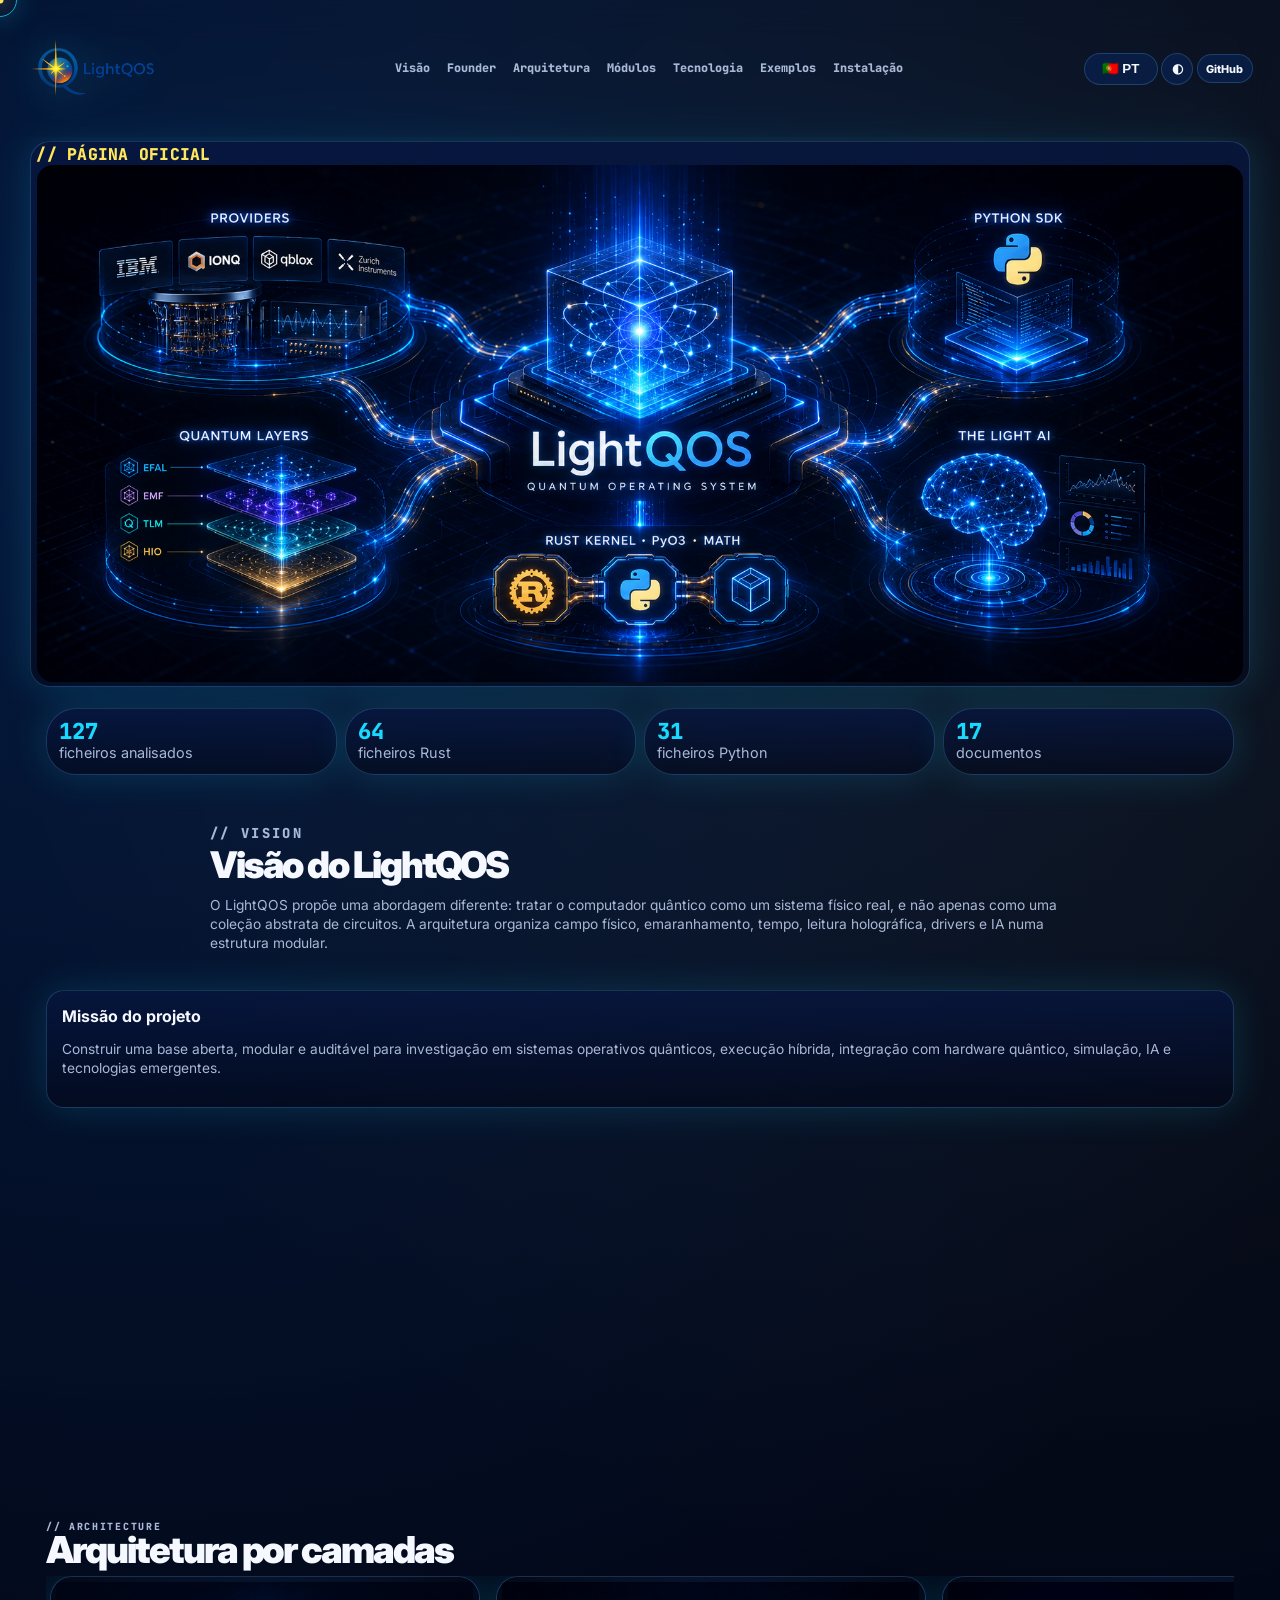
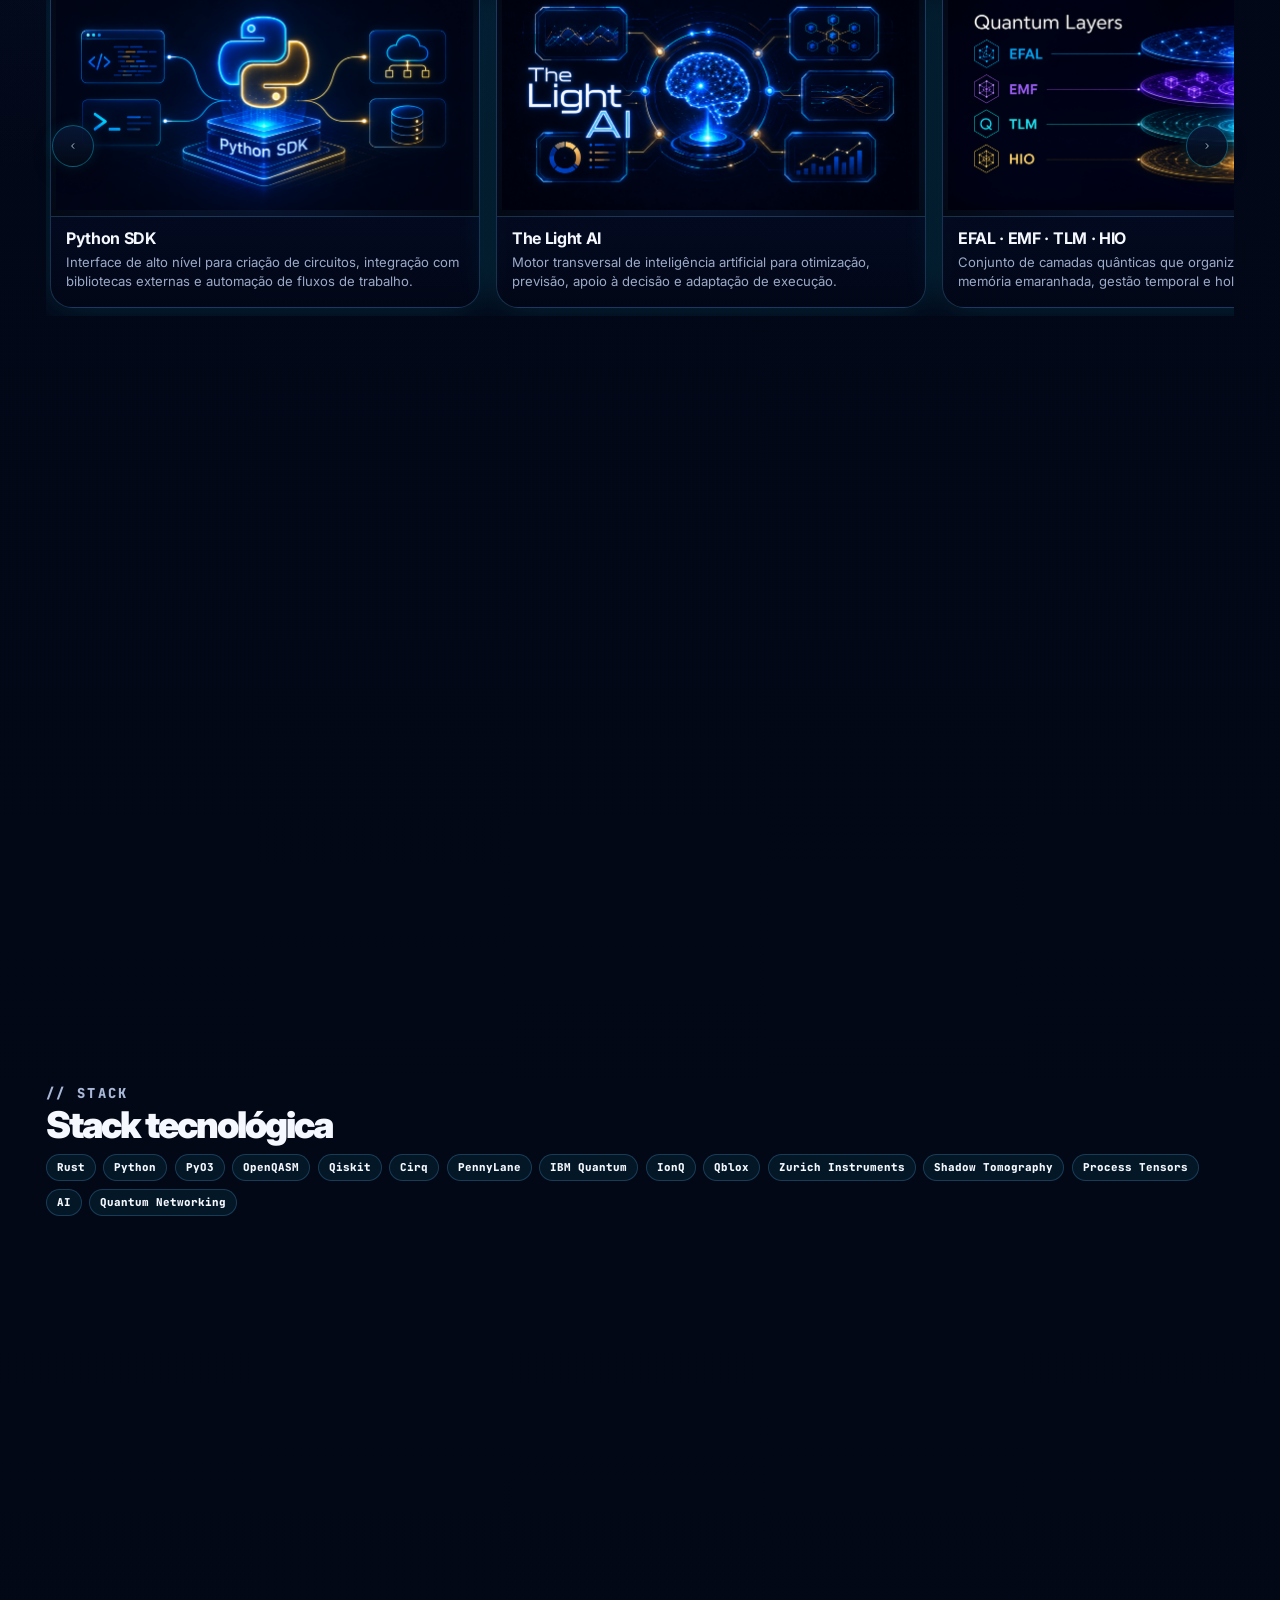
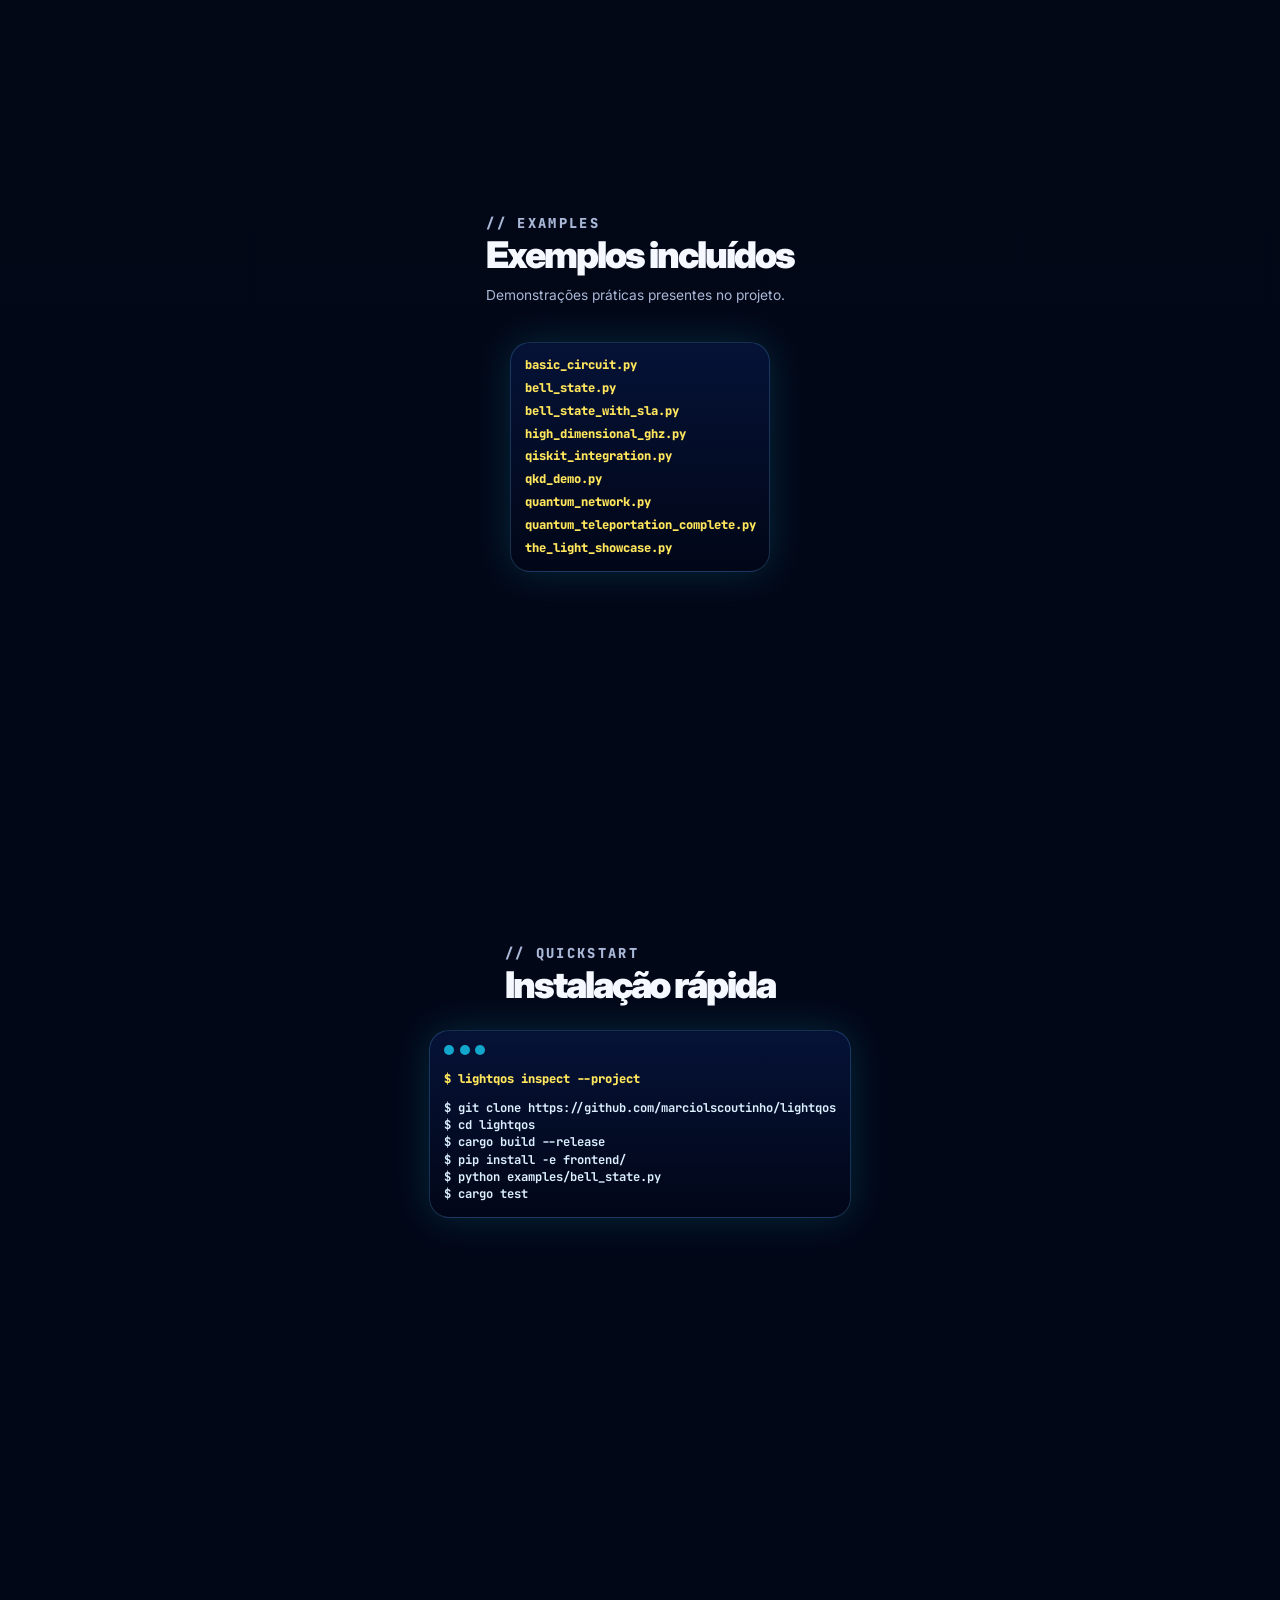
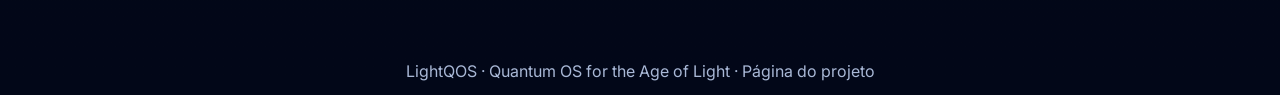
<file: index.html>
<!doctype html>
<html lang="pt-PT" data-theme="dark">
<head>
  <meta charset="utf-8">
  <meta name="viewport" content="width=device-width, initial-scale=1">
  <title>LightQOS · Quantum OS Project</title>
  <meta name="description" content="Página oficial do projeto LightQOS, um sistema operativo quântico experimental.">
  <meta property="og:title" content="LightQOS · Quantum OS Project">
  <meta property="og:description" content="Sistema operativo quântico experimental: Rust kernel, Python SDK, IA, drivers quânticos e arquitetura por camadas.">
  <meta property="og:image" content="assets/lightqos-banner.jpeg">
  <link rel="icon" href="assets/logo-os-web.png">
  <script>
    (function () {
      try {
        var savedTheme = localStorage.getItem("lightqos-theme");
        if (savedTheme === "light" || savedTheme === "dark") {
          document.documentElement.setAttribute("data-theme", savedTheme);
        }
      } catch (error) {
        document.documentElement.setAttribute("data-theme", "dark");
      }
    })();
  </script>
  <link rel="stylesheet" href="styles.css">
</head>
<body>
  <div id="cursor-dot"></div>
  <div id="cursor-ring"></div>
  <div class="scanlines"></div>

  <section class="boot" id="boot">
    <div class="boot-card">
      <img src="assets/logo-os-web.png" alt="LightQOS" class="boot-logo">
      <div id="boot-lines" class="boot-lines"></div>
      <button id="enter-btn" type="button">Entrar no projeto</button>
    </div>
  </section>

  <header class="site-header">
    <a class="brand" href="index.html#top"><img src="assets/logo-os-web.png" alt="LightQOS"></a>
    <nav id="nav"></nav>
    <div class="header-actions">
      <div class="language-switcher">
        <button id="language-button" class="icon-button language-button" type="button" aria-expanded="false" aria-controls="language-menu">PT</button>
        <div id="language-menu" class="language-menu" aria-hidden="true"></div>
      </div>
      <button id="theme-toggle" class="icon-button" type="button">◐</button>
      <a id="repo-link" class="pill" href="https://github.com/marciolscoutinho/lightqos" target="_blank" rel="noreferrer">GitHub</a>
    </div>
  </header>

  <main id="top">
    <section class="hero hero-clean hero-stacked">
      <div class="hero-top reveal">
        <p class="eyebrow" id="hero-eyebrow"></p>
        <h1 id="hero-title">LightQOS</h1>
      </div>

      <div class="hero-image-wrap reveal">
        <img src="assets/quantum-operative-system-horizontal-panorama.png" alt="Quantum Operative System visual for LightQOS">
      </div>

      <div class="hero-bottom reveal">
        <p class="tagline" id="hero-subtitle"></p>
        <p class="hero-text" id="hero-text"></p>
        <div class="badges">
          <span id="badge-1"></span>
          <span id="badge-2"></span>
          <span id="badge-3"></span>
          <span id="badge-4"></span>
        </div>
        <div class="hero-actions">
          <a href="#arquitetura" id="hero-primary" class="primary"></a>
          <a href="#instalacao" id="hero-secondary" class="secondary"></a>
        </div>
      </div>
    </section>

    <section id="stats" class="stats"></section>

    <section id="visao" class="section split">
      <div class="section-head reveal"><p class="eyebrow">// vision</p><h2 id="vision-title"></h2><p id="vision-text"></p></div>
      <article class="glass-card reveal"><h3 id="mission-title"></h3><p id="mission-text"></p></article>
    </section>

    <section id="arquitetura" class="section">
      <div class="section-head reveal"><p class="eyebrow">// architecture</p><h2 id="architecture-title"></h2><p id="architecture-subtitle"></p></div>
      <div id="architecture-cards-head" class="section-subhead reveal"></div>
      <div id="architecture-cards" class="architecture-cards"></div>
    </section>

    <section id="modulos" class="section">
      <div class="section-head reveal"><p class="eyebrow">// repository.modules</p><h2 id="modules-title"></h2><p id="modules-subtitle"></p></div>
      <div id="modules-grid" class="cards-grid"></div>
    </section>

    <section id="tecnologia" class="section">
      <div class="section-head reveal"><p class="eyebrow">// stack</p><h2 id="tech-title"></h2></div>
      <div id="tech-cloud" class="tech-cloud reveal"></div>
    </section>

    <section id="exemplos" class="section split">
      <div class="section-head reveal"><p class="eyebrow">// examples</p><h2 id="examples-title"></h2><p id="examples-subtitle"></p></div>
      <div id="examples-list" class="code-list reveal"></div>
    </section>

    <section id="instalacao" class="section split">
      <div class="section-head reveal"><p class="eyebrow">// quickstart</p><h2 id="install-title"></h2></div>
      <div class="terminal large reveal"><div class="window-bar"><span></span><span></span><span></span></div><p id="terminal-title" class="prompt"></p><pre id="commands-output"></pre></div>
    </section>
  </main>

  <footer id="footer"></footer>
  <script src="data.js"></script>
  <script src="script.js"></script>
</body>
</html>
</file>
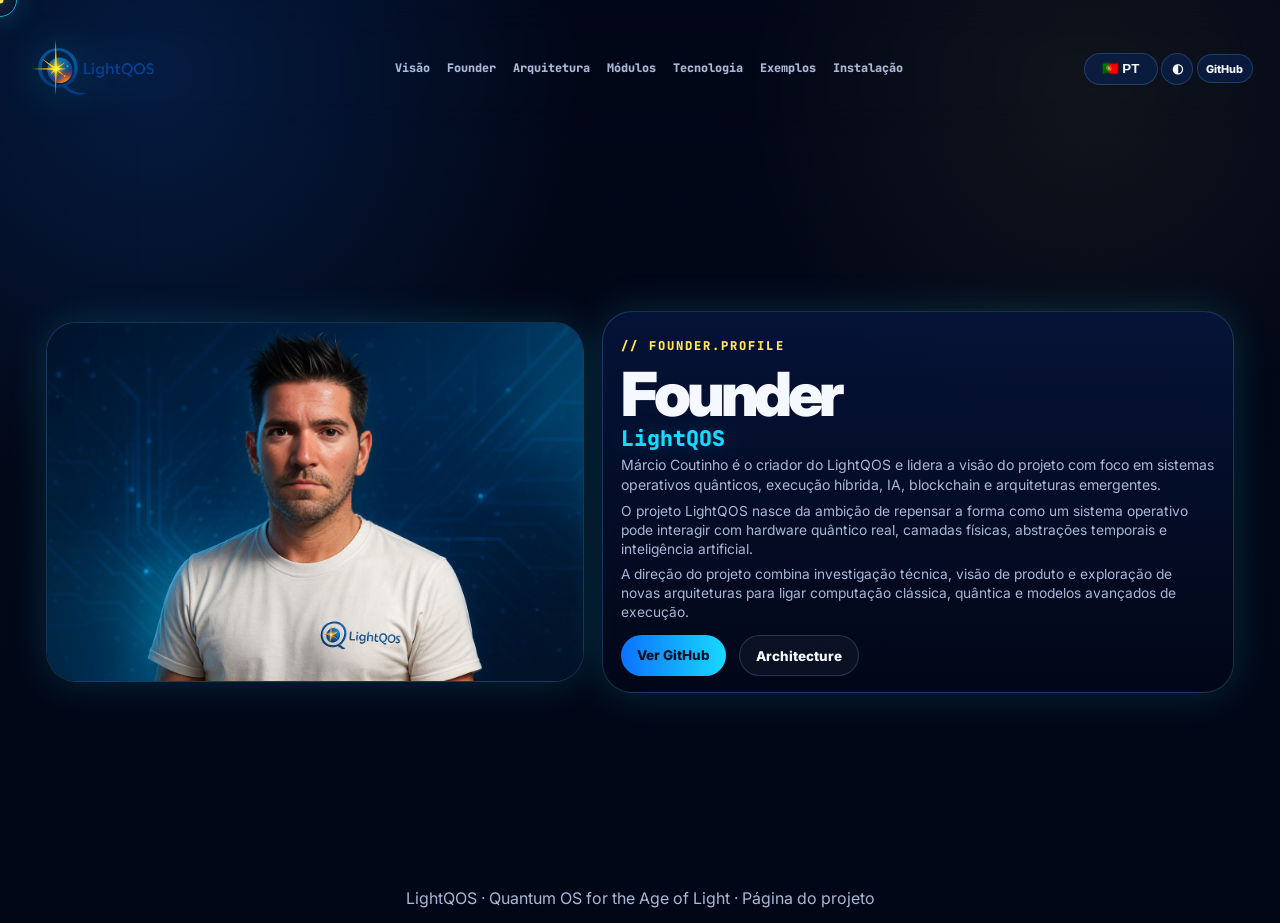
<file: founder.html>
<!doctype html>
<html lang="pt-PT" data-theme="dark">
<head>
  <meta charset="utf-8">
  <meta name="viewport" content="width=device-width, initial-scale=1">
  <title>LightQOS · Founder</title>
  <meta name="description" content="Founder page of LightQOS.">
  <link rel="icon" href="assets/logo-os-web.png">
  <script>
    (function () {
      try {
        var savedTheme = localStorage.getItem("lightqos-theme");
        if (savedTheme === "light" || savedTheme === "dark") {
          document.documentElement.setAttribute("data-theme", savedTheme);
        }
      } catch (error) {
        document.documentElement.setAttribute("data-theme", "dark");
      }
    })();
  </script>
  <link rel="stylesheet" href="styles.css">
</head>
<body>
  <div id="cursor-dot"></div>
  <div id="cursor-ring"></div>
  <div class="scanlines"></div>

  <header class="site-header">
    <a class="brand" href="index.html#top"><img src="assets/logo-os-web.png" alt="LightQOS"></a>
    <nav id="nav"></nav>
    <div class="header-actions">
      <div class="language-switcher">
        <button id="language-button" class="icon-button language-button" type="button" aria-expanded="false" aria-controls="language-menu">PT</button>
        <div id="language-menu" class="language-menu" aria-hidden="true"></div>
      </div>
      <button id="theme-toggle" class="icon-button" type="button">◐</button>
      <a id="repo-link" class="pill" href="https://github.com/marciolscoutinho/lightqos" target="_blank" rel="noreferrer">GitHub</a>
    </div>
  </header>

  <main id="top">
    <section class="founder-hero">
      <div class="founder-photo reveal">
        <img src="assets/me-lightqos-web.jpeg" alt="Founder of LightQOS">
      </div>
      <div class="founder-copy reveal">
        <p class="eyebrow">// founder.profile</p>
        <h1 id="founder-title">Founder</h1>
        <p class="tagline">LightQOS</p>
        <p id="founder-subtitle" class="hero-text"></p>
        <div class="founder-bio">
          <p id="founder-bio1"></p>
          <p id="founder-bio2"></p>
        </div>
        <div class="hero-actions">
          <a id="founder-cta" class="primary" target="_blank" rel="noreferrer"></a>
          <a href="index.html#arquitetura" class="secondary">Architecture</a>
        </div>
      </div>
    </section>
  </main>

  <footer id="footer"></footer>
  <script src="data.js"></script>
  <script src="script.js"></script>
</body>
</html>
</file>
<file: styles.css>
@import url('https://fonts.googleapis.com/css2?family=Inter:wght@400;600;800;900&family=JetBrains+Mono:wght@400;700;800&display=swap');

:root{
  --bg:#020718; --surface:rgba(7,22,64,.78); --surface2:rgba(3,10,34,.94);
  --line:rgba(100,190,255,.22); --text:#f5f8ff; --muted:#a9b8d6;
  --blue:#0b72ff; --cyan:#18d9ff; --yellow:#ffe65c; --amber:#ff9b21;
  --max:1220px; --shadow:0 0 38px rgba(24,217,255,.16);
}
[data-theme="light"]{
  --bg:#eef5ff; --surface:rgba(255,255,255,.86); --surface2:rgba(255,255,255,.97);
  --text:#06122d; --muted:#425371; --line:rgba(6,64,140,.16);
}
*{box-sizing:border-box}
html{scroll-behavior:smooth}
body{
  margin:0;font-family:Inter,system-ui,sans-serif;color:var(--text);
  background:
    radial-gradient(circle at 12% 8%,rgba(18,120,255,.18),transparent 30%),
    radial-gradient(circle at 85% 10%,rgba(255,230,92,.06),transparent 25%),
    linear-gradient(180deg,var(--bg),#030817 58%,var(--bg));
  cursor:none;overflow-x:hidden;
}
body::before{
  content:"";position:fixed;inset:0;pointer-events:none;opacity:.27;
  background-image:linear-gradient(rgba(24,217,255,.05) 1px,transparent 1px),linear-gradient(90deg,rgba(24,217,255,.05) 1px,transparent 1px);
  background-size:68px 68px;mask-image:radial-gradient(circle at 52% 15%,black,transparent 75%);
}
#cursor-dot,#cursor-ring{position:fixed;left:0;top:0;z-index:999;pointer-events:none;transform:translate(-50%,-50%)}
#cursor-dot{width:7px;height:7px;border-radius:50%;background:var(--yellow);box-shadow:0 0 18px var(--yellow)}
#cursor-ring{width:34px;height:34px;border-radius:50%;border:1px solid rgba(24,217,255,.76);box-shadow:0 0 28px rgba(24,217,255,.25);transition:width .18s ease,height .18s ease,border-color .18s ease}
body.cursor-active #cursor-ring{width:52px;height:52px;border-color:rgba(255,230,92,.85)}
.scanlines{position:fixed;inset:0;z-index:2;pointer-events:none;opacity:.07;background:repeating-linear-gradient(180deg,transparent 0 5px,rgba(255,255,255,.08) 6px)}

.boot{position:fixed;inset:0;z-index:100;display:grid;place-items:center;background:radial-gradient(circle at center,#09245f,#020713 72%);transition:opacity .75s ease,visibility .75s ease}
.boot.hidden{opacity:0;visibility:hidden}
.boot-card{width:min(680px,calc(100% - 2rem));border:1px solid var(--line);border-radius:28px;background:rgba(2,7,19,.84);box-shadow:0 0 80px rgba(24,217,255,.16);padding:2rem;text-align:center}
.boot-logo{width:min(380px,84%);max-height:165px;object-fit:contain;filter:drop-shadow(0 0 28px rgba(24,217,255,.22))}
.boot-lines{min-height:138px;max-width:560px;margin:1.35rem auto;text-align:left;color:var(--cyan);font:700 .85rem/1.65 JetBrains Mono,monospace}
.boot-lines strong{color:var(--yellow)}

button,.pill,.primary,.secondary,.icon-button{
  border:1px solid var(--line);color:var(--text);background:rgba(9,42,107,.44);border-radius:999px;
  padding:.72rem 1rem;text-decoration:none;cursor:none;font-weight:800
}
.site-header{
  position:sticky;top:0;z-index:20;display:grid;grid-template-columns:minmax(180px,240px) 1fr auto;align-items:center;gap:1rem;
  max-width:var(--max);margin:0 auto;padding:.8rem 1rem;backdrop-filter:blur(18px)
}
.brand{display:flex;align-items:center;min-width:0}
.brand img{width:100%;max-width:260px;height:76px;object-fit:contain;object-position:left center;filter:drop-shadow(0 0 14px rgba(24,217,255,.14))}
nav{display:flex;justify-content:center;gap:.35rem;flex-wrap:wrap;min-width:0}
nav a{color:var(--muted);text-decoration:none;font:800 .73rem/1 JetBrains Mono,monospace;padding:.62rem .72rem;border-radius:999px;white-space:nowrap}
nav a:hover{color:var(--cyan);background:rgba(24,217,255,.08)}
.header-actions{display:flex;align-items:center;gap:.5rem;flex-shrink:0}
.icon-button{width:44px;height:44px;padding:0}
.language-switcher{position:relative}
.language-button{min-width:74px}
.language-menu{position:absolute;top:calc(100% + .55rem);right:0;min-width:190px;border:1px solid var(--line);border-radius:18px;background:var(--surface2);box-shadow:var(--shadow);padding:.45rem;display:none}
.language-menu.open{display:grid;gap:.25rem}
.language-menu button{border:0;background:transparent;width:100%;border-radius:12px;display:flex;justify-content:space-between;gap:.75rem;padding:.7rem;color:var(--text)}
.language-menu button:hover{background:rgba(24,217,255,.09)}

main{position:relative;z-index:3}
.hero,.founder-hero{max-width:var(--max);margin:0 auto;padding:3.2rem 1rem 2rem;display:grid;grid-template-columns:minmax(0,.92fr) minmax(420px,1.08fr);gap:1.3rem;align-items:stretch}
.hero-panel,.hero-person,.founder-photo,.founder-copy,.glass-card,.card,.road-item,.terminal,.code-list,.arch-card,.stat{
  border:1px solid var(--line);border-radius:30px;background:linear-gradient(180deg,var(--surface),rgba(2,7,24,.58));box-shadow:var(--shadow);overflow:hidden;min-width:0
}
.hero-panel,.founder-copy{padding:clamp(1.35rem,4vw,2.5rem);display:flex;flex-direction:column;justify-content:center;position:relative}
.hero-clean .hero-panel::before{display:none!important}
.hero-panel::before{
  content:"";position:absolute;inset:0;background:linear-gradient(180deg,rgba(8,24,48,.22),rgba(8,24,48,.05));z-index:-1
}
.hero-logo-wrap{width:min(470px,100%);max-width:100%;margin-bottom:1rem}
.hero-logo{width:100%;max-width:420px;max-height:138px;object-fit:contain;object-position:left center;display:block;filter:drop-shadow(0 0 18px rgba(24,217,255,.18))}
.hero-person,.founder-photo{display:flex;align-items:stretch;justify-content:center}
.hero-person img,.founder-photo img{width:100%;height:100%;min-height:560px;max-height:760px;object-fit:cover;object-position:center top;display:block}
.eyebrow{color:var(--yellow);font:900 .76rem/1 JetBrains Mono,monospace;letter-spacing:.17em;text-transform:uppercase}
h1{margin:.15rem 0;font:900 clamp(3rem,8vw,6.2rem)/.92 Inter,sans-serif;letter-spacing:-.07em;word-break:break-word}
.tagline{font:800 clamp(1rem,2.5vw,1.7rem)/1.2 JetBrains Mono,monospace;color:var(--cyan);text-shadow:0 0 24px rgba(24,217,255,.28)}
.hero-text,.section-head p,.glass-card p,.card p,.road-item p,.arch-card p,.founder-bio p{color:var(--muted);line-height:1.75}
.hero-text{max-width:720px;font-size:1rem}
.badges{display:flex;flex-wrap:wrap;gap:.55rem;margin:1.05rem 0 .3rem}
.badges span,.tech-cloud span{border:1px solid var(--line);border-radius:999px;padding:.58rem .78rem;background:rgba(24,217,255,.07);color:var(--text);font:800 .76rem/1 JetBrains Mono,monospace}
.hero-actions{display:flex;gap:.8rem;flex-wrap:wrap;margin-top:1.35rem}
.primary{background:linear-gradient(90deg,var(--blue),var(--cyan));color:#001126;border:0}
.secondary{background:rgba(255,255,255,.04)}

.stats,.section,footer{max-width:var(--max);margin:0 auto;padding:3rem 1rem}
.stats{display:grid;grid-template-columns:repeat(4,minmax(0,1fr));gap:.85rem}
.stat{padding:1.2rem}
.stat strong{display:block;font:900 2rem/1 JetBrains Mono,monospace;color:var(--cyan)}
.stat span{color:var(--muted);font-size:.9rem}
.section-head{max-width:860px;margin-bottom:1.4rem}
.section-subhead{margin-bottom:1rem;color:var(--muted)}
h2{font:900 clamp(2rem,5vw,3.5rem)/1 Inter,sans-serif;letter-spacing:-.055em;margin:.25rem 0;word-break:break-word}
.split{display:grid;grid-template-columns:minmax(0,1fr) minmax(280px,430px);gap:1rem;align-items:start}

.architecture-cards{display:grid;grid-template-columns:repeat(3,minmax(0,1fr));gap:1rem}
.arch-card{padding:0;display:flex;flex-direction:column}
.arch-card img{width:100%;aspect-ratio:16/9;object-fit:cover;display:block;border-bottom:1px solid var(--line);background:#091c39}
.arch-card-body{padding:1rem 1rem 1.2rem}
.arch-card h3{margin:.2rem 0 .55rem;font-size:1.1rem}

.cards-grid{display:grid;grid-template-columns:repeat(3,minmax(0,1fr));gap:.9rem}
.card{padding:1.2rem}
.card h3,.glass-card h3{margin-top:0;word-break:break-word}
.badge{display:inline-block;border:1px solid rgba(24,217,255,.3);border-radius:999px;padding:.35rem .6rem;color:var(--cyan);font:800 .68rem/1 JetBrains Mono,monospace;margin-bottom:.8rem}
.tech-cloud{display:flex;flex-wrap:wrap;gap:.6rem}
.code-list{padding:1rem;display:grid;gap:.5rem}
.code-list code{color:var(--yellow);font:800 .83rem/1.45 JetBrains Mono,monospace;word-break:break-all}
.roadmap{display:grid;grid-template-columns:repeat(2,minmax(0,1fr));gap:.9rem}
.road-item{display:grid;grid-template-columns:58px 1fr;gap:1rem;padding:1.2rem}
.road-item strong{width:52px;height:52px;display:grid;place-items:center;border-radius:18px;background:linear-gradient(135deg,var(--yellow),var(--amber));color:#08122d;font:900 1rem JetBrains Mono,monospace}
.terminal{padding:1.2rem;overflow:hidden}
.terminal.large{min-height:320px}
.window-bar{display:flex;gap:.35rem;margin-bottom:1rem}
.window-bar span{width:10px;height:10px;border-radius:50%;background:var(--cyan);opacity:.75}
.prompt{color:var(--yellow);font:800 .83rem/1 JetBrains Mono,monospace}
pre{white-space:pre-wrap;color:#dcefff;font:700 .84rem/1.65 JetBrains Mono,monospace;margin:0;word-break:break-word}
footer{color:var(--muted);text-align:center}
.reveal{opacity:0;transform:translateY(18px);transition:.7s ease}
.reveal.visible{opacity:1;transform:translateY(0)}

@media (max-width:1100px){
  .site-header{grid-template-columns:190px 1fr auto}
  .architecture-cards,.cards-grid{grid-template-columns:repeat(2,minmax(0,1fr))}
}
@media (max-width:980px){
  body{cursor:auto}
  #cursor-dot,#cursor-ring{display:none}
  .site-header{grid-template-columns:1fr}
  .brand img{width:100%;max-width:260px;height:76px;object-fit:contain;object-position:left center;filter:drop-shadow(0 0 14px rgba(24,217,255,.14))}
  .stats,.roadmap{grid-template-columns:1fr 1fr}
}
@media (max-width:760px){
  .stats,.architecture-cards,.cards-grid,.roadmap{grid-template-columns:1fr}
  .hero-logo{max-width:300px;max-height:100px}
  .hero-person img,.founder-photo img{min-height:360px;max-height:480px}
  .boot-logo{max-height:130px}
  .header-actions{flex-wrap:wrap}
}




/* Imagem principal combinada */
.hero-person-combined {
  padding: 1rem;
  display: flex;
  align-items: center;
  justify-content: center;
}

.hero-person-combined img {
  width: 100%;
  height: auto;
  min-height: 0 !important;
  max-height: 560px !important;
  object-fit: contain !important;
  object-position: center !important;
  display: block;
  border-radius: 22px;
}

@media (max-width: 980px) {
  body {
    cursor: auto;
  }

  #cursor-trail,
  #cursor-logo {
    display: none !important;
  }

  .hero-person-combined img {
    max-height: none !important;
  }
}


/* V5.2 */
.hero-panel .hero-logo-wrap,
.hero-panel .hero-logo {
  display: none !important;
}

.hero-person-combined {
  padding: 1rem;
  display: flex;
  align-items: center;
  justify-content: center;
}

.hero-person-combined img {
  width: 100%;
  height: auto;
  min-height: 0 !important;
  max-height: 620px !important;
  object-fit: contain !important;
  object-position: center !important;
  display: block;
  border-radius: 22px;
}

@media (max-width: 980px) {
  .brand img {
    max-width: 220px !important;
    height: 66px !important;
  }

  .hero-person-combined img {
    max-height: none !important;
  }
}


/* V5.3: correção de navegação com menu sticky */
html {
  scroll-padding-top: 145px;
}

main[id],
section[id] {
  scroll-margin-top: 145px;
}

@media (max-width: 980px) {
  html {
    scroll-padding-top: 230px;
  }

  main[id],
  section[id] {
    scroll-margin-top: 230px;
  }
}

@media (max-width: 760px) {
  html {
    scroll-padding-top: 260px;
  }

  main[id],
  section[id] {
    scroll-margin-top: 260px;
  }
}


/* V5.4: modo compacto para cada secção caber melhor no ecrã */
:root {
  --header-offset: 104px;
}

.site-header {
  min-height: 86px;
  padding-top: .45rem !important;
  padding-bottom: .45rem !important;
}

.brand img {
  max-width: 235px !important;
  height: 66px !important;
}

nav a {
  padding: .46rem .58rem !important;
  font-size: .69rem !important;
}

.header-actions .pill {
  padding: .58rem .82rem !important;
}

.icon-button {
  width: 40px !important;
  height: 40px !important;
}

.hero,
.founder-hero {
  min-height: calc(100vh - var(--header-offset));
  padding-top: 1.15rem !important;
  padding-bottom: 1.15rem !important;
  align-items: center !important;
}

.hero-panel,
.founder-copy {
  padding: clamp(1rem, 2.2vw, 1.65rem) !important;
}

.hero-panel h1,
.founder-copy h1 {
  font-size: clamp(2.45rem, 5.8vw, 4.7rem) !important;
  line-height: .92 !important;
}

.tagline {
  font-size: clamp(.94rem, 1.9vw, 1.35rem) !important;
  margin: .45rem 0 !important;
}

.hero-text {
  font-size: .94rem !important;
  line-height: 1.55 !important;
}

.badges {
  margin: .75rem 0 .1rem !important;
}

.badges span,
.tech-cloud span {
  padding: .45rem .62rem !important;
  font-size: .68rem !important;
}

.hero-actions {
  margin-top: .95rem !important;
}

.hero-person-combined img {
  max-height: calc(100vh - 180px) !important;
  border-radius: 20px !important;
}

.stats,
.section,
footer {
  padding-top: 1.35rem !important;
  padding-bottom: 1.35rem !important;
}

.section {
  min-height: calc(100vh - var(--header-offset));
  display: flex;
  flex-direction: column;
  justify-content: center;
}

.section-head {
  margin-bottom: .85rem !important;
}

.section-head .eyebrow {
  margin-bottom: .35rem !important;
}

h2 {
  font-size: clamp(1.75rem, 3.8vw, 2.75rem) !important;
  line-height: .98 !important;
}

.section-head p,
.glass-card p,
.card p,
.road-item p,
.arch-card p,
.founder-bio p {
  line-height: 1.48 !important;
  font-size: .92rem !important;
}

.stats {
  grid-template-columns: repeat(4, minmax(0, 1fr)) !important;
  gap: .65rem !important;
  min-height: auto !important;
}

.stat {
  padding: .85rem !important;
}

.stat strong {
  font-size: 1.55rem !important;
}

.architecture-cards {
  grid-template-columns: repeat(5, minmax(0, 1fr)) !important;
  gap: .68rem !important;
}

.arch-card {
  border-radius: 20px !important;
}

.arch-card img {
  aspect-ratio: 16 / 8 !important;
}

.arch-card-body {
  padding: .75rem !important;
}

.arch-card h3 {
  font-size: .92rem !important;
  line-height: 1.1 !important;
  margin-bottom: .35rem !important;
}

.arch-card p {
  font-size: .78rem !important;
  line-height: 1.35 !important;
}

.cards-grid {
  grid-template-columns: repeat(4, minmax(0, 1fr)) !important;
  gap: .7rem !important;
}

.card,
.glass-card,
.code-list,
.terminal {
  padding: .85rem !important;
  border-radius: 20px !important;
}

.card h3,
.glass-card h3 {
  font-size: 1rem !important;
  margin-bottom: .35rem !important;
}

.badge {
  font-size: .61rem !important;
  padding: .28rem .48rem !important;
  margin-bottom: .45rem !important;
}

.tech-cloud {
  gap: .48rem !important;
}

.code-list {
  gap: .35rem !important;
}

.code-list code,
pre,
.prompt {
  font-size: .76rem !important;
  line-height: 1.42 !important;
}

.terminal.large {
  min-height: auto !important;
}

.split {
  grid-template-columns: minmax(0, 1fr) minmax(280px, 390px) !important;
  align-items: center !important;
}

.founder-photo img {
  min-height: 0 !important;
  max-height: calc(100vh - 170px) !important;
}

html {
  scroll-padding-top: 118px !important;
}

main[id],
section[id] {
  scroll-margin-top: 118px !important;
}

@media (max-width: 1200px) {
  .architecture-cards {
    grid-template-columns: repeat(3, minmax(0, 1fr)) !important;
  }

  .cards-grid {
    grid-template-columns: repeat(3, minmax(0, 1fr)) !important;
  }
}

@media (max-width: 980px) {
  :root {
    --header-offset: 170px;
  }

  .site-header {
    min-height: auto;
  }

  .brand img {
    max-width: 210px !important;
    height: 58px !important;
  }

  .hero,
  .founder-hero,
  .section {
    min-height: auto !important;
  }

  .hero,
  .founder-hero,
  .split {
    grid-template-columns: 1fr !important;
  }

  .hero-person-combined img,
  .founder-photo img {
    max-height: none !important;
  }

  .stats,
  .architecture-cards,
  .cards-grid {
    grid-template-columns: repeat(2, minmax(0, 1fr)) !important;
  }

  html {
    scroll-padding-top: 205px !important;
  }

  main[id],
  section[id] {
    scroll-margin-top: 205px !important;
  }
}

@media (max-width: 760px) {
  .stats,
  .architecture-cards,
  .cards-grid {
    grid-template-columns: 1fr !important;
  }

  .hero-panel h1,
  .founder-copy h1 {
    font-size: clamp(2.2rem, 13vw, 3.3rem) !important;
  }

  html {
    scroll-padding-top: 235px !important;
  }

  main[id],
  section[id] {
    scroll-margin-top: 235px !important;
  }
}


/* V5.5: logo maior, cursor anterior e secções mais compactas */
.site-header {
  grid-template-columns: minmax(240px, 320px) 1fr auto !important;
}

.hero-panel h1,
.founder-copy h1 {
  font-size: clamp(2.2rem, 5.2vw, 4.2rem) !important;
}

.hero-text,
.section-head p,
.glass-card p,
.card p,
.arch-card p,
.founder-bio p,
.road-item p {
  font-size: .86rem !important;
  line-height: 1.38 !important;
}

#founder-title {
  font-size: clamp(2rem, 4.8vw, 3.8rem) !important;
}

.founder-copy .hero-text {
  font-size: .88rem !important;
  line-height: 1.4 !important;
}

.founder-bio p {
  margin: .38rem 0 !important;
}

.founder-copy {
  padding: 1rem 1.15rem !important;
}

.founder-hero {
  min-height: calc(100vh - var(--header-offset)) !important;
  gap: 1rem !important;
}

.founder-photo img {
  max-height: calc(100vh - 200px) !important;
}

#architecture-cards-head h3 {
  font-size: 1rem !important;
  margin: 0 0 .25rem 0 !important;
}

#architecture-cards-head p {
  font-size: .84rem !important;
  line-height: 1.35 !important;
  margin: 0 0 .35rem 0 !important;
}

.architecture-cards {
  gap: .55rem !important;
}

.arch-card {
  border-radius: 18px !important;
}

.arch-card img {
  aspect-ratio: 16 / 7 !important;
}

.arch-card-body {
  padding: .58rem .62rem .7rem !important;
}

.arch-card h3 {
  font-size: .84rem !important;
  line-height: 1.06 !important;
  margin: 0 0 .25rem 0 !important;
}

.arch-card p {
  font-size: .72rem !important;
  line-height: 1.28 !important;
  margin: 0 !important;
}

#modules-grid {
  gap: .55rem !important;
}

#modules-grid .card {
  padding: .68rem !important;
}

#modules-grid .card h3 {
  font-size: .9rem !important;
  line-height: 1.06 !important;
  margin: 0 0 .25rem 0 !important;
}

#modules-grid .card p {
  font-size: .74rem !important;
  line-height: 1.28 !important;
  margin: 0 !important;
}

#modules-grid .badge {
  font-size: .58rem !important;
  padding: .22rem .42rem !important;
  margin-bottom: .35rem !important;
}

@media (max-width: 1200px) {
  .brand img {
    max-width: 270px !important;
    height: 80px !important;
  }
  .site-header {
    grid-template-columns: minmax(220px, 280px) 1fr auto !important;
  }
}

@media (max-width: 980px) {
  .brand img {
    max-width: 240px !important;
    height: 68px !important;
  }
  .site-header {
    grid-template-columns: 1fr !important;
  }
}


/* Cursor clássico restaurado */
body {
  cursor: none !important;
}

#cursor-dot,
#cursor-ring {
  position: fixed;
  left: 0;
  top: 0;
  z-index: 999;
  pointer-events: none;
  transform: translate(-50%, -50%);
  display: block !important;
}

#cursor-dot {
  width: 7px;
  height: 7px;
  border-radius: 50%;
  background: var(--yellow);
  box-shadow: 0 0 18px var(--yellow);
}

#cursor-ring {
  width: 34px;
  height: 34px;
  border-radius: 50%;
  border: 1px solid rgba(24,217,255,.76);
  box-shadow: 0 0 28px rgba(24,217,255,.25);
  transition: width .18s ease, height .18s ease, border-color .18s ease;
}

body.cursor-active #cursor-ring {
  width: 52px;
  height: 52px;
  border-color: rgba(255,230,92,.85);
}

@media (max-width: 980px) {
  body {
    cursor: auto !important;
  }
  #cursor-dot,
  #cursor-ring {
    display: none !important;
  }
}


/* V5.6: logótipo maior e hero horizontal ajustado */
.site-header {
  grid-template-columns: minmax(280px, 360px) 1fr auto !important;
}

.brand img {
  width: 100% !important;
  max-width: 340px !important;
  height: 98px !important;
  object-fit: contain !important;
  object-position: left center !important;
  filter: drop-shadow(0 0 14px rgba(24,217,255,.14)) !important;
}

.hero,
.founder-hero {
  grid-template-columns: minmax(0, .88fr) minmax(520px, 1.12fr) !important;
  gap: 1.1rem !important;
}

.hero-panel {
  padding: 1rem 1.15rem !important;
}

.hero-person-combined {
  padding: .75rem !important;
  display: flex !important;
  align-items: center !important;
  justify-content: center !important;
}

.hero-person-combined img {
  width: 100% !important;
  max-width: 100% !important;
  height: auto !important;
  min-height: 0 !important;
  max-height: 500px !important;
  object-fit: contain !important;
  object-position: center center !important;
  display: block !important;
  border-radius: 20px !important;
}

.hero-panel h1 {
  font-size: clamp(2.1rem, 4.8vw, 3.9rem) !important;
  line-height: .92 !important;
}

.hero-text {
  font-size: .84rem !important;
  line-height: 1.36 !important;
}

.badges span {
  font-size: .66rem !important;
}

.hero-actions a {
  font-size: .84rem !important;
}

@media (max-width: 1280px) {
  .brand img {
    max-width: 315px !important;
    height: 92px !important;
  }

  .hero,
  .founder-hero {
    grid-template-columns: minmax(0, .92fr) minmax(440px, 1.08fr) !important;
  }

  .hero-person-combined img {
    max-height: 460px !important;
  }
}

@media (max-width: 980px) {
  .site-header {
    grid-template-columns: 1fr !important;
  }

  .brand img {
    max-width: 260px !important;
    height: 76px !important;
  }

  .hero,
  .founder-hero {
    grid-template-columns: 1fr !important;
  }

  .hero-person-combined img {
    max-height: none !important;
  }
}


/* V5.8: imagens reais da arquitetura */
.architecture-cards {
  grid-template-columns: repeat(2, minmax(0, 1fr)) !important;
  gap: .95rem !important;
}

.arch-card {
  border-radius: 22px !important;
  overflow: hidden !important;
}

.arch-card img {
  width: 100% !important;
  aspect-ratio: 21 / 9 !important;
  object-fit: cover !important;
  object-position: center center !important;
  display: block !important;
  border-bottom: 1px solid var(--line) !important;
}

.arch-card-body {
  padding: .72rem .85rem .85rem !important;
}

.arch-card h3 {
  font-size: .96rem !important;
  line-height: 1.08 !important;
  margin: 0 0 .28rem 0 !important;
}

.arch-card p {
  font-size: .74rem !important;
  line-height: 1.28 !important;
  margin: 0 !important;
}

@media (min-width: 1180px) {
  .architecture-cards .arch-card:first-child {
    grid-column: span 2;
  }

  .architecture-cards .arch-card:first-child img {
    max-height: 360px !important;
  }

  .architecture-cards .arch-card:not(:first-child) img {
    max-height: 210px !important;
  }
}

@media (max-width: 980px) {
  .architecture-cards {
    grid-template-columns: 1fr !important;
  }

  .arch-card img {
    max-height: none !important;
  }
}


/* V5.9: Architecture restaurada ao formato compacto anterior, usando as novas imagens */
#arquitetura.section {
  min-height: calc(100vh - var(--header-offset)) !important;
  justify-content: center !important;
  padding-top: 1rem !important;
  padding-bottom: 1rem !important;
}

#arquitetura .section-head {
  margin-bottom: .55rem !important;
}

#arquitetura .section-head h2 {
  font-size: clamp(1.7rem, 3.1vw, 2.45rem) !important;
  line-height: .95 !important;
  margin-bottom: .3rem !important;
}

#arquitetura .section-head p {
  font-size: .82rem !important;
  line-height: 1.3 !important;
  max-width: 860px !important;
}

#architecture-cards-head {
  display: none !important;
}

.architecture-cards {
  display: grid !important;
  grid-template-columns: repeat(5, minmax(0, 1fr)) !important;
  gap: .58rem !important;
}

.architecture-cards .arch-card:first-child {
  grid-column: auto !important;
}

.arch-card {
  border-radius: 18px !important;
  overflow: hidden !important;
  min-height: 0 !important;
}

.arch-card img,
.architecture-cards .arch-card:first-child img,
.architecture-cards .arch-card:not(:first-child) img {
  width: 100% !important;
  aspect-ratio: 21 / 9 !important;
  max-height: 122px !important;
  height: auto !important;
  object-fit: cover !important;
  object-position: center center !important;
  display: block !important;
  border-bottom: 1px solid var(--line) !important;
}

.arch-card-body {
  padding: .52rem .55rem .6rem !important;
}

.arch-card h3 {
  font-size: .78rem !important;
  line-height: 1.05 !important;
  margin: 0 0 .22rem 0 !important;
  letter-spacing: -.02em !important;
}

.arch-card p {
  font-size: .64rem !important;
  line-height: 1.22 !important;
  margin: 0 !important;
  display: -webkit-box !important;
  -webkit-line-clamp: 3 !important;
  -webkit-box-orient: vertical !important;
  overflow: hidden !important;
}

@media (max-width: 1280px) {
  .architecture-cards {
    grid-template-columns: repeat(5, minmax(0, 1fr)) !important;
    gap: .48rem !important;
  }

  .arch-card img {
    max-height: 108px !important;
  }

  .arch-card-body {
    padding: .45rem .48rem .52rem !important;
  }

  .arch-card h3 {
    font-size: .72rem !important;
  }

  .arch-card p {
    font-size: .6rem !important;
    -webkit-line-clamp: 3 !important;
  }
}

@media (max-width: 980px) {
  #arquitetura.section {
    min-height: auto !important;
  }

  .architecture-cards {
    grid-template-columns: repeat(2, minmax(0, 1fr)) !important;
    gap: .7rem !important;
  }

  .arch-card img {
    max-height: none !important;
  }

  .arch-card h3 {
    font-size: .92rem !important;
  }

  .arch-card p {
    font-size: .76rem !important;
    -webkit-line-clamp: none !important;
  }
}

@media (max-width: 640px) {
  .architecture-cards {
    grid-template-columns: 1fr !important;
  }
}


/* V5.10: Architecture com imagens maiores e texto mais acima */
#arquitetura.section {
  min-height: calc(100vh - var(--header-offset)) !important;
  justify-content: flex-start !important;
  padding-top: .35rem !important;
  padding-bottom: .65rem !important;
}

#arquitetura .section-head {
  margin-bottom: .38rem !important;
  transform: translateY(-.35rem);
}

#arquitetura .section-head .eyebrow {
  margin: 0 0 .18rem 0 !important;
  font-size: .62rem !important;
  line-height: 1 !important;
}

#arquitetura .section-head h2 {
  font-size: clamp(1.55rem, 2.7vw, 2.25rem) !important;
  line-height: .92 !important;
  margin: 0 0 .22rem 0 !important;
}

#arquitetura .section-head p {
  font-size: .76rem !important;
  line-height: 1.22 !important;
  max-width: 940px !important;
  margin: 0 !important;
}

#architecture-cards-head {
  display: none !important;
}

.architecture-cards {
  display: grid !important;
  grid-template-columns: repeat(5, minmax(0, 1fr)) !important;
  gap: .62rem !important;
  align-items: stretch !important;
  margin-top: -.15rem !important;
}

.architecture-cards .arch-card:first-child {
  grid-column: auto !important;
}

.arch-card {
  border-radius: 18px !important;
  overflow: hidden !important;
  min-height: 0 !important;
}

.arch-card img,
.architecture-cards .arch-card:first-child img,
.architecture-cards .arch-card:not(:first-child) img {
  width: 100% !important;
  aspect-ratio: 16 / 9 !important;
  max-height: 165px !important;
  height: auto !important;
  object-fit: cover !important;
  object-position: center center !important;
  display: block !important;
  border-bottom: 1px solid var(--line) !important;
}

.arch-card-body {
  padding: .42rem .48rem .48rem !important;
}

.arch-card h3 {
  font-size: .72rem !important;
  line-height: 1.02 !important;
  margin: 0 0 .16rem 0 !important;
  letter-spacing: -.02em !important;
}

.arch-card p {
  font-size: .56rem !important;
  line-height: 1.14 !important;
  margin: 0 !important;
  display: -webkit-box !important;
  -webkit-line-clamp: 2 !important;
  -webkit-box-orient: vertical !important;
  overflow: hidden !important;
}

@media (max-width: 1280px) {
  #arquitetura .section-head {
    margin-bottom: .28rem !important;
  }

  #arquitetura .section-head h2 {
    font-size: clamp(1.45rem, 2.45vw, 2rem) !important;
  }

  #arquitetura .section-head p {
    font-size: .7rem !important;
    line-height: 1.16 !important;
  }

  .architecture-cards {
    gap: .48rem !important;
  }

  .arch-card img,
  .architecture-cards .arch-card:first-child img,
  .architecture-cards .arch-card:not(:first-child) img {
    aspect-ratio: 16 / 9 !important;
    max-height: 145px !important;
  }

  .arch-card-body {
    padding: .34rem .4rem .4rem !important;
  }

  .arch-card h3 {
    font-size: .66rem !important;
  }

  .arch-card p {
    font-size: .52rem !important;
    line-height: 1.1 !important;
    -webkit-line-clamp: 2 !important;
  }
}

@media (max-width: 980px) {
  #arquitetura.section {
    min-height: auto !important;
    padding-top: 1rem !important;
  }

  #arquitetura .section-head {
    transform: none !important;
  }

  .architecture-cards {
    grid-template-columns: repeat(2, minmax(0, 1fr)) !important;
    gap: .75rem !important;
  }

  .arch-card img {
    max-height: none !important;
  }

  .arch-card h3 {
    font-size: .92rem !important;
  }

  .arch-card p {
    font-size: .76rem !important;
    line-height: 1.35 !important;
    -webkit-line-clamp: none !important;
  }
}

@media (max-width: 640px) {
  .architecture-cards {
    grid-template-columns: 1fr !important;
  }
}


/* V5.11: Architecture com imagens maiores e nova disposição 3+2 */
#arquitetura.section {
  min-height: calc(100vh - var(--header-offset)) !important;
  justify-content: flex-start !important;
  padding-top: .22rem !important;
  padding-bottom: .45rem !important;
}

#arquitetura .section-head {
  margin-bottom: .28rem !important;
  transform: translateY(-.42rem) !important;
}

#arquitetura .section-head .eyebrow {
  margin: 0 0 .12rem 0 !important;
  font-size: .58rem !important;
  line-height: 1 !important;
}

#arquitetura .section-head h2 {
  font-size: clamp(1.48rem, 2.45vw, 2.05rem) !important;
  line-height: .9 !important;
  margin: 0 0 .16rem 0 !important;
}

#arquitetura .section-head p {
  font-size: .71rem !important;
  line-height: 1.15 !important;
  max-width: 980px !important;
  margin: 0 !important;
}

#architecture-cards-head {
  display: none !important;
}

.architecture-cards {
  display: grid !important;
  grid-template-columns: repeat(6, minmax(0, 1fr)) !important;
  grid-auto-rows: auto !important;
  gap: .56rem !important;
  align-items: stretch !important;
  margin-top: -.2rem !important;
}

.arch-card {
  border-radius: 18px !important;
  overflow: hidden !important;
  min-height: 0 !important;
  display: flex !important;
  flex-direction: column !important;
}

.arch-card:nth-child(1),
.arch-card:nth-child(2),
.arch-card:nth-child(3) {
  grid-column: span 2 !important;
}

.arch-card:nth-child(4),
.arch-card:nth-child(5) {
  grid-column: span 3 !important;
}

.arch-card img {
  width: 100% !important;
  aspect-ratio: 16 / 9 !important;
  max-height: 182px !important;
  height: auto !important;
  object-fit: cover !important;
  object-position: center center !important;
  display: block !important;
  border-bottom: 1px solid var(--line) !important;
}

.arch-card-body {
  padding: .36rem .42rem .42rem !important;
  display: flex !important;
  flex-direction: column !important;
  gap: .14rem !important;
}

.arch-card h3 {
  font-size: .69rem !important;
  line-height: 1.03 !important;
  margin: 0 !important;
  letter-spacing: -.02em !important;
}

.arch-card p {
  font-size: .54rem !important;
  line-height: 1.1 !important;
  margin: 0 !important;
  display: -webkit-box !important;
  -webkit-line-clamp: 2 !important;
  -webkit-box-orient: vertical !important;
  overflow: hidden !important;
}

/* Mantém as imagens maiores nos cartões inferiores */
.arch-card:nth-child(4) img,
.arch-card:nth-child(5) img {
  max-height: 190px !important;
}

@media (max-width: 1360px) {
  #arquitetura .section-head {
    margin-bottom: .2rem !important;
    transform: translateY(-.28rem) !important;
  }

  #arquitetura .section-head h2 {
    font-size: clamp(1.38rem, 2.2vw, 1.9rem) !important;
  }

  #arquitetura .section-head p {
    font-size: .67rem !important;
    line-height: 1.1 !important;
  }

  .architecture-cards {
    gap: .46rem !important;
  }

  .arch-card img {
    max-height: 165px !important;
  }

  .arch-card:nth-child(4) img,
  .arch-card:nth-child(5) img {
    max-height: 172px !important;
  }

  .arch-card-body {
    padding: .32rem .38rem .38rem !important;
  }

  .arch-card h3 {
    font-size: .64rem !important;
  }

  .arch-card p {
    font-size: .5rem !important;
  }
}

@media (max-width: 1100px) {
  #arquitetura.section {
    min-height: auto !important;
    padding-top: .75rem !important;
  }

  #arquitetura .section-head {
    transform: none !important;
    margin-bottom: .6rem !important;
  }

  .architecture-cards {
    grid-template-columns: repeat(2, minmax(0, 1fr)) !important;
    gap: .75rem !important;
  }

  .arch-card:nth-child(1),
  .arch-card:nth-child(2),
  .arch-card:nth-child(3),
  .arch-card:nth-child(4),
  .arch-card:nth-child(5) {
    grid-column: span 1 !important;
  }

  .arch-card img,
  .arch-card:nth-child(4) img,
  .arch-card:nth-child(5) img {
    max-height: none !important;
  }

  .arch-card h3 {
    font-size: .92rem !important;
  }

  .arch-card p {
    font-size: .76rem !important;
    line-height: 1.35 !important;
    -webkit-line-clamp: none !important;
  }
}

@media (max-width: 640px) {
  .architecture-cards {
    grid-template-columns: 1fr !important;
  }
}


/* V5.12: Architecture com imagens simplificadas para caber na mesma página */
#arquitetura.section {
  min-height: calc(100vh - var(--header-offset)) !important;
  justify-content: flex-start !important;
  padding-top: .18rem !important;
  padding-bottom: .35rem !important;
}

#arquitetura .section-head {
  margin-bottom: .22rem !important;
  transform: translateY(-.48rem) !important;
}

#arquitetura .section-head .eyebrow {
  margin: 0 0 .10rem 0 !important;
  font-size: .56rem !important;
  line-height: 1 !important;
}

#arquitetura .section-head h2 {
  font-size: clamp(1.42rem, 2.35vw, 1.95rem) !important;
  line-height: .9 !important;
  margin: 0 0 .14rem 0 !important;
}

#arquitetura .section-head p {
  font-size: .68rem !important;
  line-height: 1.1 !important;
  max-width: 980px !important;
  margin: 0 !important;
}

#architecture-cards-head {
  display: none !important;
}

.architecture-cards {
  display: grid !important;
  grid-template-columns: repeat(6, minmax(0, 1fr)) !important;
  gap: .52rem !important;
  align-items: stretch !important;
  margin-top: -.18rem !important;
}

.arch-card {
  border-radius: 18px !important;
  overflow: hidden !important;
  min-height: 0 !important;
  display: flex !important;
  flex-direction: column !important;
}

.arch-card:nth-child(1),
.arch-card:nth-child(2),
.arch-card:nth-child(3) {
  grid-column: span 2 !important;
}

.arch-card:nth-child(4),
.arch-card:nth-child(5) {
  grid-column: span 3 !important;
}

.arch-card img {
  width: 100% !important;
  aspect-ratio: 16 / 8 !important;
  max-height: 198px !important;
  height: auto !important;
  object-fit: cover !important;
  object-position: center center !important;
  display: block !important;
  border-bottom: 1px solid var(--line) !important;
  background: #050d20 !important;
}

.arch-card-body {
  padding: .30rem .38rem .36rem !important;
  display: flex !important;
  flex-direction: column !important;
  gap: .12rem !important;
}

.arch-card h3 {
  font-size: .66rem !important;
  line-height: 1.02 !important;
  margin: 0 !important;
  letter-spacing: -.02em !important;
}

.arch-card p {
  font-size: .50rem !important;
  line-height: 1.08 !important;
  margin: 0 !important;
  display: -webkit-box !important;
  -webkit-line-clamp: 2 !important;
  -webkit-box-orient: vertical !important;
  overflow: hidden !important;
  opacity: .92 !important;
}

@media (max-width: 1360px) {
  .architecture-cards {
    gap: .44rem !important;
  }

  .arch-card img {
    max-height: 178px !important;
  }

  .arch-card-body {
    padding: .28rem .34rem .32rem !important;
  }

  .arch-card h3 {
    font-size: .62rem !important;
  }

  .arch-card p {
    font-size: .47rem !important;
  }
}

@media (max-width: 1100px) {
  #arquitetura.section {
    min-height: auto !important;
    padding-top: .75rem !important;
  }

  #arquitetura .section-head {
    transform: none !important;
    margin-bottom: .6rem !important;
  }

  .architecture-cards {
    grid-template-columns: repeat(2, minmax(0, 1fr)) !important;
    gap: .75rem !important;
  }

  .arch-card:nth-child(1),
  .arch-card:nth-child(2),
  .arch-card:nth-child(3),
  .arch-card:nth-child(4),
  .arch-card:nth-child(5) {
    grid-column: span 1 !important;
  }

  .arch-card img {
    max-height: none !important;
  }

  .arch-card h3 {
    font-size: .92rem !important;
  }

  .arch-card p {
    font-size: .76rem !important;
    line-height: 1.35 !important;
    -webkit-line-clamp: none !important;
  }
}

@media (max-width: 640px) {
  .architecture-cards {
    grid-template-columns: 1fr !important;
  }
}


/* V5.14: logo maior, menu mais legível e architecture com imagens uniformes */
.site-header {
  grid-template-columns: minmax(320px, 430px) 1fr auto !important;
  column-gap: 1.15rem !important;
}

.brand img {
  width: 100% !important;
  max-width: 390px !important;
  height: 112px !important;
  object-fit: contain !important;
  object-position: left center !important;
  filter: drop-shadow(0 0 16px rgba(24,217,255,.16)) !important;
}

/* Menu superior: texto maior e mais espaçado */
nav ul {
  gap: .95rem !important;
}

nav a {
  font-size: .86rem !important;
  letter-spacing: .01em !important;
  padding: .6rem .9rem !important;
  line-height: 1 !important;
}

.header-actions .pill {
  padding: .68rem .95rem !important;
  font-size: .84rem !important;
}

.icon-button {
  width: 42px !important;
  height: 42px !important;
}

/* Architecture: 5 cartões com o mesmo tamanho visual */
#arquitetura.section {
  min-height: calc(100vh - var(--header-offset)) !important;
  justify-content: flex-start !important;
  padding-top: .16rem !important;
  padding-bottom: .3rem !important;
}

#arquitetura .section-head {
  margin-bottom: .2rem !important;
  transform: translateY(-.52rem) !important;
}

#arquitetura .section-head .eyebrow {
  margin: 0 0 .08rem 0 !important;
  font-size: .55rem !important;
  line-height: 1 !important;
}

#arquitetura .section-head h2 {
  font-size: clamp(1.36rem, 2.2vw, 1.9rem) !important;
  line-height: .9 !important;
  margin: 0 0 .12rem 0 !important;
}

#arquitetura .section-head p {
  font-size: .66rem !important;
  line-height: 1.08 !important;
  margin: 0 !important;
  max-width: 980px !important;
}

.architecture-cards {
  display: grid !important;
  grid-template-columns: repeat(6, minmax(0, 1fr)) !important;
  gap: .48rem !important;
  margin-top: -.18rem !important;
  align-items: stretch !important;
}

.arch-card {
  display: flex !important;
  flex-direction: column !important;
  min-height: 0 !important;
  border-radius: 18px !important;
  overflow: hidden !important;
}

/* Todos os cartões com a mesma largura:
   3 em cima e 2 centrados em baixo, usando colunas iguais */
.arch-card:nth-child(1) { grid-column: 1 / span 2 !important; }
.arch-card:nth-child(2) { grid-column: 3 / span 2 !important; }
.arch-card:nth-child(3) { grid-column: 5 / span 2 !important; }
.arch-card:nth-child(4) { grid-column: 2 / span 2 !important; }
.arch-card:nth-child(5) { grid-column: 4 / span 2 !important; }

.arch-card img {
  width: 100% !important;
  aspect-ratio: 16 / 8 !important;
  max-height: 176px !important;
  min-height: 176px !important;
  object-fit: cover !important;
  object-position: center center !important;
  display: block !important;
  border-bottom: 1px solid var(--line) !important;
  background: #050d20 !important;
}

.arch-card-body {
  padding: .28rem .34rem .34rem !important;
  display: flex !important;
  flex-direction: column !important;
  gap: .1rem !important;
}

.arch-card h3 {
  font-size: .64rem !important;
  line-height: 1.02 !important;
  margin: 0 !important;
  letter-spacing: -.02em !important;
}

.arch-card p {
  font-size: .48rem !important;
  line-height: 1.08 !important;
  margin: 0 !important;
  display: -webkit-box !important;
  -webkit-line-clamp: 2 !important;
  -webkit-box-orient: vertical !important;
  overflow: hidden !important;
  opacity: .92 !important;
}

@media (max-width: 1440px) {
  .site-header {
    grid-template-columns: minmax(290px, 360px) 1fr auto !important;
  }

  .brand img {
    max-width: 350px !important;
    height: 100px !important;
  }

  nav ul {
    gap: .72rem !important;
  }

  nav a {
    font-size: .8rem !important;
    padding: .56rem .74rem !important;
  }

  .architecture-cards {
    gap: .42rem !important;
  }

  .arch-card img {
    max-height: 164px !important;
    min-height: 164px !important;
  }

  .arch-card h3 {
    font-size: .6rem !important;
  }

  .arch-card p {
    font-size: .45rem !important;
  }
}

@media (max-width: 1180px) {
  .site-header {
    grid-template-columns: 1fr !important;
  }

  .brand img {
    max-width: 300px !important;
    height: 86px !important;
  }

  nav ul {
    gap: .5rem !important;
    justify-content: center !important;
    flex-wrap: wrap !important;
  }

  nav a {
    font-size: .78rem !important;
    padding: .5rem .68rem !important;
  }

  #arquitetura.section {
    min-height: auto !important;
    padding-top: .75rem !important;
  }

  #arquitetura .section-head {
    transform: none !important;
    margin-bottom: .6rem !important;
  }

  .architecture-cards {
    grid-template-columns: repeat(2, minmax(0, 1fr)) !important;
    gap: .75rem !important;
  }

  .arch-card:nth-child(1),
  .arch-card:nth-child(2),
  .arch-card:nth-child(3),
  .arch-card:nth-child(4),
  .arch-card:nth-child(5) {
    grid-column: span 1 !important;
  }

  .arch-card img {
    max-height: none !important;
    min-height: 0 !important;
  }

  .arch-card h3 {
    font-size: .92rem !important;
  }

  .arch-card p {
    font-size: .76rem !important;
    line-height: 1.35 !important;
    -webkit-line-clamp: none !important;
  }
}

@media (max-width: 640px) {
  .architecture-cards {
    grid-template-columns: 1fr !important;
  }
}


/* V5.15: logótipo ainda maior e menu mais à esquerda */
.site-header {
  grid-template-columns: minmax(350px, 500px) minmax(0, 1fr) auto !important;
  column-gap: .7rem !important;
}

.brand {
  justify-self: start !important;
  margin-right: 0 !important;
}

.brand img {
  width: 100% !important;
  max-width: 440px !important;
  height: 126px !important;
  object-fit: contain !important;
  object-position: left center !important;
  filter: drop-shadow(0 0 18px rgba(24,217,255,.18)) !important;
}

/* puxar o menu mais para a esquerda para evitar quebra no Install */
.site-header nav {
  justify-self: start !important;
  margin-left: -1.15rem !important;
  min-width: 0 !important;
}

nav ul {
  gap: .72rem !important;
  justify-content: flex-start !important;
  flex-wrap: nowrap !important;
}

nav a {
  font-size: .84rem !important;
  padding: .58rem .76rem !important;
  line-height: 1 !important;
  white-space: nowrap !important;
}

/* ligeira compactação dos botões da direita para libertar largura */
.header-actions {
  gap: .5rem !important;
}

.header-actions .pill {
  padding: .64rem .86rem !important;
  font-size: .82rem !important;
  white-space: nowrap !important;
}

.icon-button {
  width: 40px !important;
  height: 40px !important;
}

@media (max-width: 1500px) {
  .site-header {
    grid-template-columns: minmax(320px, 430px) minmax(0, 1fr) auto !important;
  }

  .brand img {
    max-width: 400px !important;
    height: 116px !important;
  }

  .site-header nav {
    margin-left: -.9rem !important;
  }

  nav ul {
    gap: .62rem !important;
  }

  nav a {
    font-size: .8rem !important;
    padding: .54rem .68rem !important;
  }
}

@media (max-width: 1320px) {
  .site-header {
    grid-template-columns: minmax(280px, 360px) minmax(0, 1fr) auto !important;
  }

  .brand img {
    max-width: 340px !important;
    height: 98px !important;
  }

  .site-header nav {
    margin-left: -.55rem !important;
  }

  nav ul {
    gap: .46rem !important;
  }

  nav a {
    font-size: .76rem !important;
    padding: .5rem .56rem !important;
  }

  .header-actions .pill {
    padding: .58rem .74rem !important;
    font-size: .78rem !important;
  }
}

@media (max-width: 1180px) {
  .site-header {
    grid-template-columns: 1fr !important;
  }

  .brand img {
    max-width: 320px !important;
    height: 90px !important;
  }

  .site-header nav {
    margin-left: 0 !important;
    justify-self: center !important;
  }

  nav ul {
    justify-content: center !important;
    flex-wrap: wrap !important;
    gap: .5rem !important;
  }
}


/* V5.16: logótipo muito maior, menu numa só linha e hero com alturas equilibradas */
.site-header {
  grid-template-columns: minmax(430px, 620px) minmax(0, 1fr) auto !important;
  column-gap: .38rem !important;
}

.brand {
  justify-self: start !important;
  margin-right: 0 !important;
}

.brand img {
  width: 100% !important;
  max-width: 560px !important;
  height: 154px !important;
  object-fit: contain !important;
  object-position: left center !important;
  filter: drop-shadow(0 0 18px rgba(24,217,255,.18)) !important;
}

/* puxar o menu para a esquerda e mantê-lo numa só linha */
.site-header nav {
  justify-self: start !important;
  margin-left: -2.15rem !important;
  min-width: 0 !important;
}

nav ul {
  gap: .28rem !important;
  justify-content: flex-start !important;
  flex-wrap: nowrap !important;
}

nav a {
  font-size: .72rem !important;
  padding: .48rem .42rem !important;
  line-height: 1 !important;
  white-space: nowrap !important;
  letter-spacing: 0 !important;
}

/* compactar ligeiramente os controlos da direita para libertar espaço */
.header-actions {
  gap: .34rem !important;
  justify-self: end !important;
}

.header-actions .pill {
  padding: .54rem .72rem !important;
  font-size: .76rem !important;
  white-space: nowrap !important;
}

.icon-button {
  width: 38px !important;
  height: 38px !important;
}

/* hero principal: imagem com altura equivalente ao painel LightQOS ao lado */
.hero {
  align-items: stretch !important;
}

.hero-panel,
.hero-person-combined {
  height: 100% !important;
  min-height: 0 !important;
}

.hero-panel {
  display: flex !important;
  flex-direction: column !important;
  justify-content: center !important;
}

.hero-person-combined {
  display: flex !important;
  align-items: stretch !important;
  justify-content: center !important;
  padding: .2rem !important;
}

.hero-person-combined img {
  width: 100% !important;
  height: 100% !important;
  min-height: 100% !important;
  max-height: 100% !important;
  object-fit: cover !important;
  object-position: center center !important;
  border-radius: 20px !important;
  display: block !important;
}

/* em ecrãs largos, garantir proporção visual semelhante ao painel */
@media (min-width: 1181px) {
  .hero {
    grid-template-columns: minmax(0, 1fr) minmax(0, 1fr) !important;
    gap: .9rem !important;
  }

  .hero-panel {
    min-height: 470px !important;
  }

  .hero-person-combined {
    min-height: 470px !important;
  }
}

@media (max-width: 1560px) {
  .site-header {
    grid-template-columns: minmax(390px, 540px) minmax(0, 1fr) auto !important;
  }

  .brand img {
    max-width: 500px !important;
    height: 140px !important;
  }

  .site-header nav {
    margin-left: -1.75rem !important;
  }

  nav ul {
    gap: .24rem !important;
  }

  nav a {
    font-size: .69rem !important;
    padding: .46rem .36rem !important;
  }

  .header-actions .pill {
    padding: .5rem .64rem !important;
    font-size: .73rem !important;
  }
}

@media (max-width: 1400px) {
  .site-header {
    grid-template-columns: minmax(340px, 470px) minmax(0, 1fr) auto !important;
  }

  .brand img {
    max-width: 430px !important;
    height: 122px !important;
  }

  .site-header nav {
    margin-left: -1.25rem !important;
  }

  nav ul {
    gap: .18rem !important;
  }

  nav a {
    font-size: .64rem !important;
    padding: .42rem .26rem !important;
  }

  .header-actions .pill {
    padding: .46rem .54rem !important;
    font-size: .69rem !important;
  }

  .icon-button {
    width: 36px !important;
    height: 36px !important;
  }

  .hero-panel,
  .hero-person-combined {
    min-height: 430px !important;
  }
}

@media (max-width: 1180px) {
  .site-header {
    grid-template-columns: 1fr !important;
  }

  .brand img {
    max-width: 360px !important;
    height: 102px !important;
  }

  .site-header nav {
    margin-left: 0 !important;
    justify-self: center !important;
  }

  nav ul {
    justify-content: center !important;
    flex-wrap: wrap !important;
    gap: .42rem !important;
  }

  nav a {
    font-size: .78rem !important;
    padding: .5rem .68rem !important;
  }

  .hero-panel,
  .hero-person-combined,
  .hero-person-combined img {
    min-height: 0 !important;
    height: auto !important;
  }

  .hero-person-combined img {
    object-fit: contain !important;
  }
}


/* V5.17: imagens da página principal e Architecture ajustadas para ver na íntegra */
@media (min-width: 1181px) {
  .hero {
    grid-template-columns: minmax(0, 1fr) minmax(0, 1fr) !important;
    gap: .85rem !important;
    align-items: stretch !important;
  }

  .hero-panel,
  .hero-person-combined {
    min-height: 420px !important;
    height: 420px !important;
  }

  .hero-panel {
    padding: 1rem 1.05rem !important;
  }

  .hero-person-combined {
    padding: .35rem !important;
    display: flex !important;
    align-items: center !important;
    justify-content: center !important;
    background: linear-gradient(180deg, rgba(8,20,48,.55), rgba(4,10,25,.55)) !important;
    border-radius: 20px !important;
  }

  /* Mostrar a imagem principal inteira sem necessidade de reduzir a página */
  .hero-person-combined img {
    width: 100% !important;
    height: 100% !important;
    min-height: 0 !important;
    max-height: 100% !important;
    object-fit: contain !important;
    object-position: center center !important;
    background: #040c1d !important;
    border-radius: 18px !important;
  }
}

/* Architecture: mostrar as imagens completas, todas com o mesmo tamanho visual */
#arquitetura.section {
  min-height: calc(100vh - var(--header-offset)) !important;
  justify-content: flex-start !important;
  padding-top: .12rem !important;
  padding-bottom: .25rem !important;
}

#arquitetura .section-head {
  margin-bottom: .18rem !important;
  transform: translateY(-.5rem) !important;
}

#arquitetura .section-head h2 {
  font-size: clamp(1.32rem, 2.1vw, 1.82rem) !important;
  margin-bottom: .1rem !important;
}

#arquitetura .section-head p {
  font-size: .63rem !important;
  line-height: 1.06 !important;
  max-width: 960px !important;
  margin: 0 !important;
}

.architecture-cards {
  display: grid !important;
  grid-template-columns: repeat(6, minmax(0, 1fr)) !important;
  gap: .44rem !important;
  margin-top: -.16rem !important;
  align-items: stretch !important;
}

.arch-card {
  display: flex !important;
  flex-direction: column !important;
  min-height: 0 !important;
  border-radius: 18px !important;
  overflow: hidden !important;
}

/* 3 em cima e 2 em baixo centrados, todas com largura igual */
.arch-card:nth-child(1) { grid-column: 1 / span 2 !important; }
.arch-card:nth-child(2) { grid-column: 3 / span 2 !important; }
.arch-card:nth-child(3) { grid-column: 5 / span 2 !important; }
.arch-card:nth-child(4) { grid-column: 2 / span 2 !important; }
.arch-card:nth-child(5) { grid-column: 4 / span 2 !important; }

/* Mostrar a imagem completa em vez de cortar */
.arch-card img {
  width: 100% !important;
  height: 152px !important;
  min-height: 152px !important;
  max-height: 152px !important;
  object-fit: contain !important;
  object-position: center center !important;
  display: block !important;
  border-bottom: 1px solid var(--line) !important;
  background: radial-gradient(circle at center, rgba(8,22,56,.9), rgba(4,10,24,.98)) !important;
  padding: .18rem !important;
  box-sizing: border-box !important;
}

.arch-card-body {
  padding: .24rem .3rem .3rem !important;
  display: flex !important;
  flex-direction: column !important;
  gap: .08rem !important;
}

.arch-card h3 {
  font-size: .6rem !important;
  line-height: 1.01 !important;
  margin: 0 !important;
  letter-spacing: -.02em !important;
}

.arch-card p {
  font-size: .44rem !important;
  line-height: 1.04 !important;
  margin: 0 !important;
  display: -webkit-box !important;
  -webkit-line-clamp: 2 !important;
  -webkit-box-orient: vertical !important;
  overflow: hidden !important;
  opacity: .92 !important;
}

@media (max-width: 1440px) and (min-width: 1181px) {
  .hero-panel,
  .hero-person-combined {
    min-height: 390px !important;
    height: 390px !important;
  }

  .arch-card img {
    height: 142px !important;
    min-height: 142px !important;
    max-height: 142px !important;
  }

  .arch-card h3 {
    font-size: .56rem !important;
  }

  .arch-card p {
    font-size: .41rem !important;
  }
}

@media (max-width: 1180px) {
  .hero-panel,
  .hero-person-combined,
  .hero-person-combined img {
    min-height: 0 !important;
    height: auto !important;
  }

  .hero-person-combined img {
    object-fit: contain !important;
  }

  #arquitetura.section {
    min-height: auto !important;
    padding-top: .75rem !important;
  }

  #arquitetura .section-head {
    transform: none !important;
    margin-bottom: .6rem !important;
  }

  .architecture-cards {
    grid-template-columns: repeat(2, minmax(0, 1fr)) !important;
    gap: .75rem !important;
  }

  .arch-card:nth-child(1),
  .arch-card:nth-child(2),
  .arch-card:nth-child(3),
  .arch-card:nth-child(4),
  .arch-card:nth-child(5) {
    grid-column: span 1 !important;
  }

  .arch-card img {
    height: auto !important;
    min-height: 0 !important;
    max-height: none !important;
    padding: .2rem !important;
  }

  .arch-card h3 {
    font-size: .92rem !important;
  }

  .arch-card p {
    font-size: .76rem !important;
    line-height: 1.35 !important;
    -webkit-line-clamp: none !important;
  }
}

@media (max-width: 640px) {
  .architecture-cards {
    grid-template-columns: 1fr !important;
  }
}


/* V5.18: Architecture com scroll horizontal, imagens maiores e texto maior */
#arquitetura.section {
  min-height: auto !important;
  justify-content: flex-start !important;
  padding-top: .45rem !important;
  padding-bottom: .6rem !important;
}

#arquitetura .section-head {
  margin-bottom: .8rem !important;
  transform: none !important;
}

#arquitetura .section-head .eyebrow {
  font-size: .62rem !important;
  margin-bottom: .18rem !important;
}

#arquitetura .section-head h2 {
  font-size: clamp(1.7rem, 2.9vw, 2.4rem) !important;
  line-height: .95 !important;
  margin-bottom: .22rem !important;
}

#arquitetura .section-head p {
  font-size: .82rem !important;
  line-height: 1.28 !important;
  max-width: 980px !important;
  margin: 0 !important;
}

/* transformação da grelha em scroll horizontal */
.architecture-cards {
  display: flex !important;
  flex-wrap: nowrap !important;
  gap: 1rem !important;
  overflow-x: auto !important;
  overflow-y: hidden !important;
  padding: .15rem .2rem .8rem .2rem !important;
  margin-top: .1rem !important;
  scroll-snap-type: x proximity;
  scroll-padding-left: .2rem;
  -webkit-overflow-scrolling: touch;
  align-items: stretch !important;
}

.architecture-cards::-webkit-scrollbar {
  height: 10px;
}

.architecture-cards::-webkit-scrollbar-track {
  background: rgba(8,20,45,.55);
  border-radius: 999px;
}

.architecture-cards::-webkit-scrollbar-thumb {
  background: linear-gradient(90deg, rgba(11,114,255,.92), rgba(24,217,255,.92));
  border-radius: 999px;
}

.architecture-cards::-webkit-scrollbar-thumb:hover {
  background: linear-gradient(90deg, rgba(24,217,255,.96), rgba(255,230,92,.9));
}

.arch-card,
.arch-card:nth-child(1),
.arch-card:nth-child(2),
.arch-card:nth-child(3),
.arch-card:nth-child(4),
.arch-card:nth-child(5) {
  flex: 0 0 430px !important;
  width: 430px !important;
  max-width: 430px !important;
  min-width: 430px !important;
  grid-column: auto !important;
  display: flex !important;
  flex-direction: column !important;
  border-radius: 22px !important;
  overflow: hidden !important;
  scroll-snap-align: start;
}

.arch-card img {
  width: 100% !important;
  height: 240px !important;
  min-height: 240px !important;
  max-height: 240px !important;
  object-fit: contain !important;
  object-position: center center !important;
  display: block !important;
  background: radial-gradient(circle at center, rgba(10,28,64,.98), rgba(3,8,20,.98)) !important;
  border-bottom: 1px solid var(--line) !important;
  padding: .35rem !important;
  box-sizing: border-box !important;
}

.arch-card-body {
  padding: .85rem .95rem 1rem !important;
  display: flex !important;
  flex-direction: column !important;
  gap: .35rem !important;
}

.arch-card h3 {
  font-size: 1rem !important;
  line-height: 1.1 !important;
  margin: 0 !important;
  letter-spacing: -.02em !important;
}

.arch-card p {
  font-size: .82rem !important;
  line-height: 1.42 !important;
  margin: 0 !important;
  display: block !important;
  overflow: visible !important;
  -webkit-line-clamp: unset !important;
  -webkit-box-orient: initial !important;
}

/* tablet */
@media (max-width: 1180px) {
  #arquitetura .section-head h2 {
    font-size: clamp(1.5rem, 4.5vw, 2.1rem) !important;
  }

  #arquitetura .section-head p {
    font-size: .78rem !important;
  }

  .architecture-cards {
    gap: .85rem !important;
    padding-bottom: .75rem !important;
  }

  .arch-card,
  .arch-card:nth-child(1),
  .arch-card:nth-child(2),
  .arch-card:nth-child(3),
  .arch-card:nth-child(4),
  .arch-card:nth-child(5) {
    flex: 0 0 360px !important;
    width: 360px !important;
    max-width: 360px !important;
    min-width: 360px !important;
  }

  .arch-card img {
    height: 210px !important;
    min-height: 210px !important;
    max-height: 210px !important;
  }

  .arch-card h3 {
    font-size: .94rem !important;
  }

  .arch-card p {
    font-size: .78rem !important;
    line-height: 1.38 !important;
  }
}

/* mobile */
@media (max-width: 680px) {
  .architecture-cards {
    gap: .75rem !important;
  }

  .arch-card,
  .arch-card:nth-child(1),
  .arch-card:nth-child(2),
  .arch-card:nth-child(3),
  .arch-card:nth-child(4),
  .arch-card:nth-child(5) {
    flex: 0 0 86vw !important;
    width: 86vw !important;
    max-width: 86vw !important;
    min-width: 86vw !important;
  }

  .arch-card img {
    height: 190px !important;
    min-height: 190px !important;
    max-height: 190px !important;
  }

  .arch-card-body {
    padding: .75rem .82rem .92rem !important;
  }

  .arch-card h3 {
    font-size: .92rem !important;
  }

  .arch-card p {
    font-size: .76rem !important;
  }
}


/* V5.19: Architecture com drag horizontal por rato */
.architecture-cards {
  cursor: grab !important;
  user-select: none !important;
}

.architecture-cards.dragging {
  cursor: grabbing !important;
  scroll-behavior: auto !important;
}

.architecture-cards.dragging .arch-card,
.architecture-cards.dragging img,
.architecture-cards.dragging h3,
.architecture-cards.dragging p {
  pointer-events: none !important;
}

.arch-card {
  user-select: none !important;
}

.arch-card img {
  -webkit-user-drag: none;
  user-select: none !important;
}


/* V5.20: logo muito maior, menu com texto maior, nova imagem The Light AI */
.site-header {
  grid-template-columns: minmax(560px, 860px) minmax(0, 1fr) auto !important;
  column-gap: .45rem !important;
  align-items: center !important;
}

.brand {
  justify-self: start !important;
}

.brand img {
  width: 100% !important;
  max-width: 820px !important;
  height: 230px !important;
  object-fit: contain !important;
  object-position: left center !important;
  filter: drop-shadow(0 0 20px rgba(24,217,255,.22)) !important;
}

/* Menu maior */
.site-header nav {
  justify-self: start !important;
  margin-left: -2.6rem !important;
  min-width: 0 !important;
}

nav ul {
  gap: .5rem !important;
  flex-wrap: nowrap !important;
  justify-content: flex-start !important;
}

nav a {
  font-size: 1.18rem !important;
  padding: .62rem .62rem !important;
  line-height: 1 !important;
  white-space: nowrap !important;
  letter-spacing: 0 !important;
}

/* compactação dos controlos à direita para libertar largura */
.header-actions {
  gap: .28rem !important;
}

.header-actions .pill {
  padding: .44rem .56rem !important;
  font-size: .7rem !important;
  white-space: nowrap !important;
}

.icon-button {
  width: 34px !important;
  height: 34px !important;
}

/* Architecture: garantir a nova imagem encaixada corretamente */
.arch-card img {
  object-fit: contain !important;
  background: radial-gradient(circle at center, rgba(10,28,64,.98), rgba(3,8,20,.98)) !important;
}

/* Breakpoints */
@media (max-width: 1800px) {
  .site-header {
    grid-template-columns: minmax(500px, 730px) minmax(0, 1fr) auto !important;
  }

  .brand img {
    max-width: 700px !important;
    height: 200px !important;
  }

  .site-header nav {
    margin-left: -2.2rem !important;
  }

  nav a {
    font-size: 1.02rem !important;
    padding: .58rem .52rem !important;
  }
}

@media (max-width: 1560px) {
  .site-header {
    grid-template-columns: minmax(420px, 600px) minmax(0, 1fr) auto !important;
  }

  .brand img {
    max-width: 590px !important;
    height: 168px !important;
  }

  .site-header nav {
    margin-left: -1.8rem !important;
  }

  nav a {
    font-size: .9rem !important;
    padding: .54rem .4rem !important;
  }
}

@media (max-width: 1380px) {
  .site-header {
    grid-template-columns: minmax(340px, 470px) minmax(0, 1fr) auto !important;
  }

  .brand img {
    max-width: 470px !important;
    height: 135px !important;
  }

  .site-header nav {
    margin-left: -1.1rem !important;
  }

  nav a {
    font-size: .76rem !important;
    padding: .5rem .28rem !important;
  }
}

@media (max-width: 1180px) {
  .site-header {
    grid-template-columns: 1fr !important;
  }

  .brand img {
    max-width: 400px !important;
    height: 112px !important;
  }

  .site-header nav {
    margin-left: 0 !important;
    justify-self: center !important;
  }

  nav ul {
    flex-wrap: wrap !important;
    justify-content: center !important;
    gap: .45rem !important;
  }

  nav a {
    font-size: .92rem !important;
    padding: .5rem .62rem !important;
  }
}


/* V5.21: hero principal como um só bloco + logo muito maior */
.site-header{
  display:grid !important;
  grid-template-columns:minmax(0,1fr) auto !important;
  grid-template-areas:
    "brand actions"
    "nav nav" !important;
  align-items:center !important;
  row-gap:.35rem !important;
  column-gap:1rem !important;
}

.brand{
  grid-area:brand !important;
  min-width:0 !important;
}

.header-actions{
  grid-area:actions !important;
  justify-self:end !important;
  align-self:start !important;
}

.site-header nav{
  grid-area:nav !important;
  width:100% !important;
  justify-self:start !important;
  margin-left:0 !important;
}

.brand img{
  width:100% !important;
  max-width:1400px !important;
  height:320px !important;
  object-fit:contain !important;
  object-position:left center !important;
  filter:drop-shadow(0 0 22px rgba(24,217,255,.24)) !important;
}

/* menu mantém-se grande e legível */
nav ul{
  display:flex !important;
  flex-wrap:wrap !important;
  justify-content:flex-start !important;
  gap:.7rem !important;
}

nav a{
  font-size:1.15rem !important;
  padding:.62rem .86rem !important;
  white-space:nowrap !important;
}

/* Hero unificado: um só quadrado/bloco com texto e imagem */
.hero{
  max-width:var(--max) !important;
  margin:0 auto !important;
  padding:2.4rem 1rem 1.8rem !important;
  display:grid !important;
  grid-template-columns:minmax(0,.98fr) minmax(0,1.02fr) !important;
  gap:1rem !important;
  align-items:stretch !important;
  border:1px solid var(--line) !important;
  border-radius:34px !important;
  background:linear-gradient(180deg,var(--surface),rgba(2,7,24,.58)) !important;
  box-shadow:var(--shadow) !important;
  overflow:hidden !important;
}

.hero-panel,
.hero-person,
.hero-person-combined{
  border:0 !important;
  box-shadow:none !important;
  background:transparent !important;
  border-radius:0 !important;
  overflow:visible !important;
}

.hero-panel{
  padding:clamp(1.2rem,2.4vw,2rem) !important;
  min-width:0 !important;
}

.hero-panel::before{
  display:none !important;
}

.hero-person-combined{
  padding:.45rem .65rem .45rem .15rem !important;
  display:flex !important;
  align-items:center !important;
  justify-content:center !important;
  min-width:0 !important;
}

.hero-person-combined img{
  width:100% !important;
  height:100% !important;
  max-height:520px !important;
  object-fit:contain !important;
  object-position:center center !important;
  display:block !important;
  border-radius:20px !important;
  background:transparent !important;
}

/* breakpoints */
@media (max-width: 1600px){
  .brand img{
    max-width:1200px !important;
    height:270px !important;
  }

  nav a{
    font-size:1rem !important;
    padding:.58rem .78rem !important;
  }
}

@media (max-width: 1280px){
  .brand img{
    max-width:900px !important;
    height:210px !important;
  }

  nav a{
    font-size:.9rem !important;
    padding:.54rem .68rem !important;
  }

  .hero{
    grid-template-columns:1fr !important;
  }

  .hero-person-combined{
    padding:.1rem .7rem .7rem .7rem !important;
  }

  .hero-person-combined img{
    max-height:420px !important;
  }
}

@media (max-width: 980px){
  .brand img{
    max-width:620px !important;
    height:150px !important;
  }

  nav ul{
    justify-content:center !important;
    gap:.45rem !important;
  }

  nav a{
    font-size:.82rem !important;
    padding:.5rem .6rem !important;
  }

  .hero{
    padding:1.5rem .85rem 1.1rem !important;
    border-radius:26px !important;
  }

  .hero-person-combined img{
    max-height:none !important;
    height:auto !important;
  }
}


/* V5.22: aproximar o menu do topo sem perder o logótipo grande */
.site-header{
  row-gap: .05rem !important;
  padding-top: .35rem !important;
  padding-bottom: .3rem !important;
}

.brand{
  align-self: center !important;
}

.brand img{
  width: 100% !important;
  max-width: 1450px !important;
  height: 190px !important; /* mantém grande, mas reduz a altura que empurra o menu */
  object-fit: contain !important;
  object-position: left center !important;
}

/* subir a navegação para ficar mais próxima do logo */
.site-header nav{
  margin-top: -1.15rem !important;
  padding-top: 0 !important;
}

nav ul{
  margin: 0 !important;
  gap: .72rem !important;
  align-items: center !important;
}

nav a{
  font-size: 1.08rem !important;
  padding: .56rem .82rem !important;
  line-height: 1 !important;
}

.header-actions{
  margin-top: .15rem !important;
}

@media (max-width: 1600px){
  .brand img{
    max-width: 1250px !important;
    height: 172px !important;
  }

  .site-header nav{
    margin-top: -1rem !important;
  }

  nav a{
    font-size: .98rem !important;
    padding: .54rem .76rem !important;
  }
}

@media (max-width: 1280px){
  .brand img{
    max-width: 980px !important;
    height: 148px !important;
  }

  .site-header nav{
    margin-top: -.55rem !important;
  }

  nav a{
    font-size: .9rem !important;
    padding: .5rem .66rem !important;
  }
}

@media (max-width: 980px){
  .site-header{
    row-gap: .2rem !important;
  }

  .brand img{
    max-width: 640px !important;
    height: 118px !important;
  }

  .site-header nav{
    margin-top: 0 !important;
  }

  nav a{
    font-size: .82rem !important;
    padding: .48rem .58rem !important;
  }
}


/* V5.23: menu ao nível do logótipo */
.site-header {
  max-width: min(1720px, calc(100vw - 1.4rem)) !important;
  display: grid !important;
  grid-template-columns: minmax(390px, 560px) minmax(0, 1fr) auto !important;
  grid-template-areas: "brand nav actions" !important;
  align-items: center !important;
  column-gap: .65rem !important;
  row-gap: 0 !important;
  padding-top: .35rem !important;
  padding-bottom: .35rem !important;
}

.brand {
  grid-area: brand !important;
  align-self: center !important;
  justify-self: start !important;
  min-width: 0 !important;
}

.brand img {
  width: 100% !important;
  max-width: 560px !important;
  height: 170px !important;
  object-fit: contain !important;
  object-position: left center !important;
  filter: drop-shadow(0 0 22px rgba(24,217,255,.24)) !important;
}

.site-header nav {
  grid-area: nav !important;
  align-self: center !important;
  justify-self: start !important;
  width: 100% !important;
  margin-left: -1.1rem !important;
  margin-top: 0 !important;
  padding-top: 0 !important;
  display: flex !important;
  justify-content: flex-start !important;
  min-width: 0 !important;
}

nav ul {
  display: flex !important;
  flex-wrap: nowrap !important;
  align-items: center !important;
  justify-content: flex-start !important;
  gap: .34rem !important;
  margin: 0 !important;
  padding: 0 !important;
  white-space: nowrap !important;
}

nav a {
  font-size: .92rem !important;
  padding: .55rem .54rem !important;
  line-height: 1 !important;
  white-space: nowrap !important;
}

.header-actions {
  grid-area: actions !important;
  align-self: center !important;
  justify-self: end !important;
  margin-top: 0 !important;
  gap: .34rem !important;
}

.header-actions .pill {
  padding: .5rem .62rem !important;
  font-size: .72rem !important;
  white-space: nowrap !important;
}

.icon-button {
  width: 36px !important;
  height: 36px !important;
}

@media (max-width: 1500px) {
  .site-header {
    grid-template-columns: minmax(330px, 470px) minmax(0, 1fr) auto !important;
    column-gap: .45rem !important;
  }

  .brand img {
    max-width: 470px !important;
    height: 145px !important;
  }

  .site-header nav {
    margin-left: -.75rem !important;
  }

  nav ul {
    gap: .22rem !important;
  }

  nav a {
    font-size: .78rem !important;
    padding: .48rem .34rem !important;
  }

  .header-actions .pill {
    padding: .44rem .5rem !important;
    font-size: .68rem !important;
  }

  .icon-button {
    width: 34px !important;
    height: 34px !important;
  }
}

@media (max-width: 1280px) {
  .site-header {
    grid-template-columns: minmax(270px, 370px) minmax(0, 1fr) auto !important;
  }

  .brand img {
    max-width: 370px !important;
    height: 112px !important;
  }

  .site-header nav {
    margin-left: -.45rem !important;
  }

  nav a {
    font-size: .68rem !important;
    padding: .42rem .24rem !important;
  }

  nav ul {
    gap: .14rem !important;
  }
}

@media (max-width: 1050px) {
  .site-header {
    grid-template-columns: 1fr !important;
    grid-template-areas:
      "brand"
      "nav"
      "actions" !important;
    row-gap: .25rem !important;
  }

  .brand {
    justify-self: center !important;
  }

  .brand img {
    max-width: 420px !important;
    height: 120px !important;
    object-position: center center !important;
  }

  .site-header nav {
    justify-self: center !important;
    margin-left: 0 !important;
    justify-content: center !important;
  }

  nav ul {
    justify-content: center !important;
    flex-wrap: wrap !important;
    gap: .45rem !important;
  }

  nav a {
    font-size: .82rem !important;
    padding: .5rem .6rem !important;
  }

  .header-actions {
    justify-self: center !important;
  }
}


/* V5.24: subir ligeiramente todas as páginas e compactar o retângulo do menu */
:root{
  --header-offset: 188px !important;
}

/* Header mais compacto */
.site-header{
  padding: .16rem 1rem .16rem !important;
  row-gap: 0 !important;
  column-gap: .48rem !important;
}

.brand img{
  height: 148px !important;
  max-width: 520px !important;
}

.site-header nav{
  margin-left: -1rem !important;
}

/* Retângulos do menu mais pequenos para caber melhor */
nav ul{
  gap: .2rem !important;
}

nav a{
  font-size: .84rem !important;
  padding: .38rem .42rem !important;
  border-radius: 999px !important;
}

.header-actions{
  gap: .24rem !important;
}

.header-actions .pill{
  padding: .42rem .52rem !important;
  font-size: .68rem !important;
}

.icon-button{
  width: 32px !important;
  height: 32px !important;
}

/* Todas as secções um pouco mais acima e mais compactas */
.stats,
.section,
footer{
  padding-top: 1.5rem !important;
  padding-bottom: 1rem !important;
}

.section{
  min-height: calc(100vh - var(--header-offset)) !important;
  justify-content: flex-start !important;
}

.section-head{
  margin-bottom: .45rem !important;
}

.section-head .eyebrow{
  margin-bottom: .16rem !important;
}

h2{
  font-size: clamp(1.55rem, 3.1vw, 2.3rem) !important;
  line-height: .96 !important;
}

/* Hero mais acima */
.hero{
  margin-top: -.25rem !important;
  padding: 1.45rem .9rem 1rem !important;
  border-radius: 28px !important;
}

.hero-panel{
  padding: 1rem 1rem .7rem !important;
}

.hero-person-combined{
  padding: .2rem .4rem .2rem .05rem !important;
}

.hero-person-combined img{
  max-height: 430px !important;
}

/* Founder / cards / módulos ligeiramente mais compactos */
.glass-card,
.card,
.road-item,
.arch-card{
  border-radius: 18px !important;
}

.card,
.glass-card,
.road-item{
  padding: .95rem !important;
}

.stats{
  gap: .5rem !important;
}

.stat{
  padding: .72rem !important;
}

.stat strong{
  font-size: 1.38rem !important;
}

/* Architecture um pouco mais acima também */
#arquitetura.section{
  padding-top: .95rem !important;
}

#arquitetura .section-head{
  margin-bottom: .6rem !important;
}

.architecture-cards{
  padding-top: .05rem !important;
  padding-bottom: .55rem !important;
}

/* Responsivo */
@media (max-width: 1500px){
  :root{
    --header-offset: 170px !important;
  }

  .brand img{
    height: 132px !important;
    max-width: 470px !important;
  }

  nav a{
    font-size: .78rem !important;
    padding: .34rem .36rem !important;
  }

  .stats,
  .section,
  footer{
    padding-top: 1.3rem !important;
    padding-bottom: .92rem !important;
  }
}

@media (max-width: 1050px){
  :root{
    --header-offset: 0px !important;
  }

  .site-header{
    padding-top: .35rem !important;
    padding-bottom: .25rem !important;
  }

  .brand img{
    max-width: 400px !important;
    height: 116px !important;
  }

  .site-header nav{
    margin-left: 0 !important;
  }

  nav ul{
    gap: .38rem !important;
  }

  nav a{
    font-size: .8rem !important;
    padding: .42rem .56rem !important;
  }

  .stats,
  .section,
  footer{
    padding-top: 1rem !important;
    padding-bottom: .85rem !important;
  }

  .hero{
    padding: 1rem .75rem .8rem !important;
  }

  .hero-person-combined img{
    max-height: none !important;
  }
}


/* V5.25: texto do hero reduzido e menu ligeiramente maior */
nav a{
  font-size: .98rem !important;
}

@media (max-width: 1500px){
  nav a{
    font-size: .84rem !important;
  }
}

@media (max-width: 1280px){
  nav a{
    font-size: .74rem !important;
  }
}

@media (max-width: 1050px){
  nav a{
    font-size: .84rem !important;
  }
}


/* V5.27: reduzir o texto "Arquitetura por camadas" */
#architecture-cards-head h3{
  font-size: .82rem !important;
  line-height: 1.05 !important;
  margin: 0 0 .12rem 0 !important;
}

@media (max-width: 1180px){
  #architecture-cards-head h3{
    font-size: .76rem !important;
  }
}


/* V5.28: reduzir ainda mais "Arquitetura por camadas" e compactar ligeiramente a área */
#architecture-cards-head{
  margin: 0 0 .08rem 0 !important;
  padding: 0 !important;
}

#architecture-cards-head h3{
  font-size: .62rem !important;
  line-height: 1 !important;
  margin: 0 0 .04rem 0 !important;
  letter-spacing: -.01em !important;
}

#architecture-cards-head p{
  font-size: .46rem !important;
  line-height: 1 !important;
  margin: 0 !important;
}

#arquitetura.section{
  padding-top: .75rem !important;
}

#arquitetura .section-head{
  margin-bottom: .45rem !important;
}

@media (max-width: 1180px){
  #architecture-cards-head h3{
    font-size: .58rem !important;
  }

  #architecture-cards-head p{
    font-size: .42rem !important;
  }
}


/* V5.29: subir ligeiramente "Architecture" e "Layered architecture" */
#arquitetura.section{
  padding-top: .42rem !important;
  padding-bottom: .22rem !important;
}

#arquitetura .section-head{
  margin-bottom: .28rem !important;
  transform: translateY(-.28rem) !important;
}

#arquitetura .section-head .eyebrow{
  margin-bottom: .05rem !important;
}

#arquitetura .section-head h2{
  margin: 0 0 .06rem 0 !important;
  line-height: .92 !important;
}

#architecture-cards-head{
  margin: -0.18rem 0 .04rem 0 !important;
  padding: 0 !important;
  transform: translateY(-.22rem) !important;
}

#architecture-cards-head h3{
  margin: 0 !important;
  line-height: .96 !important;
}

#architecture-cards-head p{
  margin: 0 !important;
  line-height: .96 !important;
}

.architecture-cards{
  margin-top: -.05rem !important;
  padding-top: 0 !important;
}

@media (max-width: 1180px){
  #arquitetura.section{
    padding-top: .62rem !important;
  }

  #arquitetura .section-head{
    transform: translateY(-.12rem) !important;
    margin-bottom: .42rem !important;
  }

  #architecture-cards-head{
    transform: translateY(-.08rem) !important;
    margin-bottom: .08rem !important;
  }
}


/* V5.30: Layered architecture ligeiramente menor + setas laterais no scroll */
#architecture-cards-head h3{
  font-size: .54rem !important;
  line-height: .95 !important;
  margin: 0 !important;
}

#architecture-cards-head p{
  font-size: .42rem !important;
  line-height: .95 !important;
  margin: 0 !important;
}

.architecture-scroll-shell{
  position: relative !important;
  width: 100% !important;
}

.architecture-cards{
  scroll-behavior: smooth;
  padding-left: 2.8rem !important;
  padding-right: 2.8rem !important;
}

.arch-scroll-arrow{
  position: absolute !important;
  top: 50% !important;
  transform: translateY(-50%) !important;
  z-index: 4 !important;
  width: 42px !important;
  height: 42px !important;
  border-radius: 999px !important;
  border: 1px solid rgba(24,217,255,.35) !important;
  background: linear-gradient(180deg, rgba(8,24,56,.92), rgba(3,10,22,.92)) !important;
  color: #dffaff !important;
  display: flex !important;
  align-items: center !important;
  justify-content: center !important;
  box-shadow: 0 8px 20px rgba(0,0,0,.28), 0 0 14px rgba(24,217,255,.14) !important;
  cursor: pointer !important;
  transition: transform .18s ease, opacity .18s ease, border-color .18s ease !important;
  user-select: none !important;
}

.arch-scroll-arrow:hover{
  transform: translateY(-50%) scale(1.05) !important;
  border-color: rgba(24,217,255,.72) !important;
}

.arch-scroll-arrow:active{
  transform: translateY(-50%) scale(.98) !important;
}

.arch-scroll-arrow[disabled]{
  opacity: .32 !important;
  cursor: default !important;
}

.arch-scroll-arrow.prev{ left: .35rem !important; }
.arch-scroll-arrow.next{ right: .35rem !important; }

.arch-scroll-arrow svg{
  width: 18px !important;
  height: 18px !important;
  display: block !important;
}

@media (max-width: 1180px){
  .architecture-cards{
    padding-left: 2.35rem !important;
    padding-right: 2.35rem !important;
  }

  .arch-scroll-arrow{
    width: 38px !important;
    height: 38px !important;
  }

  #architecture-cards-head h3{
    font-size: .5rem !important;
  }
}

@media (max-width: 680px){
  .architecture-cards{
    padding-left: 2rem !important;
    padding-right: 2rem !important;
  }

  .arch-scroll-arrow{
    width: 34px !important;
    height: 34px !important;
  }

  .arch-scroll-arrow svg{
    width: 15px !important;
    height: 15px !important;
  }
}


/* V5.31: reduzir o tamanho do texto "LightQOS" na página principal */
.hero-panel h1{
  font-size: clamp(2.45rem, 4.2vw, 3.7rem) !important;
  line-height: .92 !important;
}

@media (max-width: 1280px){
  .hero-panel h1{
    font-size: clamp(2.1rem, 5vw, 3.1rem) !important;
  }
}

@media (max-width: 980px){
  .hero-panel h1{
    font-size: clamp(1.9rem, 8vw, 2.7rem) !important;
  }
}


/* V5.33: restaurar LightQOS mais pequeno + reduzir margens do retângulo horizontal */
.hero{
  margin-top: -.12rem !important;
  padding: 1rem .65rem .72rem !important;
  gap: .72rem !important;
  border-radius: 24px !important;
}

.hero-panel{
  padding: .82rem .82rem .55rem !important;
}

.hero-person-combined{
  padding: .12rem .28rem .12rem .02rem !important;
}

.hero-panel h1{
  font-size: clamp(1.95rem, 3.15vw, 2.9rem) !important;
  line-height: .9 !important;
  margin: 0 0 .22rem 0 !important;
}

.tagline{
  margin: .18rem 0 .25rem !important;
}

.hero-text{
  margin: .18rem 0 !important;
}

@media (max-width: 1280px){
  .hero{
    padding: .92rem .62rem .68rem !important;
    gap: .62rem !important;
  }

  .hero-panel h1{
    font-size: clamp(1.8rem, 4.4vw, 2.55rem) !important;
  }
}

@media (max-width: 980px){
  .hero{
    padding: .88rem .58rem .62rem !important;
    border-radius: 22px !important;
  }

  .hero-panel{
    padding: .72rem .72rem .5rem !important;
  }

  .hero-panel h1{
    font-size: clamp(1.65rem, 7vw, 2.2rem) !important;
  }
}


/* V5.34: reduzir quase ao mínimo as margens do retângulo principal */
.hero{
  margin-top: 0 !important;
  padding: .38rem .34rem .34rem !important;
  gap: .34rem !important;
  border-radius: 18px !important;
}

.hero-panel{
  padding: .36rem .42rem .28rem !important;
}

.hero-person-combined{
  padding: .04rem .08rem .04rem 0 !important;
}

.hero-panel h1{
  margin: 0 0 .12rem 0 !important;
}

.tagline{
  margin: .08rem 0 .12rem !important;
}

.hero-text{
  margin: .08rem 0 !important;
}

.badges{
  margin: .28rem 0 .02rem !important;
}

.hero-actions{
  margin-top: .45rem !important;
}

@media (max-width: 1280px){
  .hero{
    padding: .34rem .3rem .3rem !important;
    gap: .28rem !important;
  }

  .hero-panel{
    padding: .32rem .36rem .24rem !important;
  }

  .hero-person-combined{
    padding: .03rem .06rem .03rem 0 !important;
  }
}

@media (max-width: 980px){
  .hero{
    padding: .3rem !important;
    gap: .24rem !important;
    border-radius: 16px !important;
  }

  .hero-panel{
    padding: .32rem !important;
  }

  .hero-person-combined{
    padding: .02rem !important;
  }
}


/* V5.35: imagem principal centrada, com texto por cima e por baixo */
.hero.hero-clean{
  display: grid !important;
  grid-template-columns: 1fr !important;
  grid-template-areas:
    "eyebrow"
    "title"
    "image"
    "subtitle"
    "text"
    "badges"
    "actions" !important;
  justify-items: center !important;
  align-items: start !important;
  text-align: center !important;
  padding: .42rem .42rem .42rem !important;
  gap: .16rem !important;
}

.hero.hero-clean .hero-panel{
  display: contents !important;
}

.hero.hero-clean #hero-eyebrow{
  grid-area: eyebrow !important;
  margin: .02rem 0 .08rem !important;
  text-align: center !important;
}

.hero.hero-clean #hero-title{
  grid-area: title !important;
  text-align: center !important;
  margin: 0 0 .16rem !important;
  font-size: clamp(1.95rem, 3.1vw, 2.95rem) !important;
  line-height: .92 !important;
}

.hero.hero-clean .hero-person-combined{
  grid-area: image !important;
  justify-self: center !important;
  align-self: center !important;
  width: min(100%, 1080px) !important;
  margin: 0 auto .12rem !important;
  padding: .04rem !important;
  display: flex !important;
  align-items: center !important;
  justify-content: center !important;
  background: transparent !important;
}

.hero.hero-clean .hero-person-combined img{
  width: 100% !important;
  max-width: 100% !important;
  height: auto !important;
  max-height: 470px !important;
  object-fit: contain !important;
  object-position: center center !important;
  display: block !important;
  margin: 0 auto !important;
}

.hero.hero-clean #hero-subtitle{
  grid-area: subtitle !important;
  text-align: center !important;
  max-width: 920px !important;
  margin: .08rem auto !important;
}

.hero.hero-clean #hero-text{
  grid-area: text !important;
  text-align: center !important;
  max-width: 980px !important;
  margin: .08rem auto !important;
}

.hero.hero-clean .badges{
  grid-area: badges !important;
  justify-content: center !important;
  margin: .16rem 0 .04rem !important;
}

.hero.hero-clean .hero-actions{
  grid-area: actions !important;
  justify-content: center !important;
  margin-top: .28rem !important;
}

@media (max-width: 1280px){
  .hero.hero-clean{
    padding: .36rem !important;
  }

  .hero.hero-clean #hero-title{
    font-size: clamp(1.78rem, 4.7vw, 2.55rem) !important;
  }

  .hero.hero-clean .hero-person-combined{
    width: min(100%, 940px) !important;
  }

  .hero.hero-clean .hero-person-combined img{
    max-height: 420px !important;
  }
}

@media (max-width: 980px){
  .hero.hero-clean{
    padding: .3rem !important;
  }

  .hero.hero-clean #hero-title{
    font-size: clamp(1.6rem, 7vw, 2.15rem) !important;
  }

  .hero.hero-clean .hero-person-combined{
    width: 100% !important;
  }

  .hero.hero-clean .hero-person-combined img{
    max-height: 340px !important;
  }

  .hero.hero-clean .hero-actions{
    flex-wrap: wrap !important;
  }
}


/* V5.36: hero empilhado sem sobreposição e ajustado para caber no ecrã */
.hero.hero-clean.hero-stacked{
  max-width: min(var(--max), calc(100vw - 2rem)) !important;
  margin: .25rem auto 0 !important;
  padding: .38rem .46rem .46rem !important;
  display: flex !important;
  flex-direction: column !important;
  align-items: center !important;
  justify-content: flex-start !important;
  gap: .22rem !important;
  text-align: center !important;
  border: 1px solid var(--line) !important;
  border-radius: 20px !important;
  background: linear-gradient(180deg, var(--surface), rgba(2,7,24,.58)) !important;
  box-shadow: var(--shadow) !important;
  overflow: hidden !important;
  min-height: 0 !important;
}

.hero-stacked .hero-top,
.hero-stacked .hero-bottom{
  width: 100% !important;
  max-width: 980px !important;
  display: flex !important;
  flex-direction: column !important;
  align-items: center !important;
  justify-content: center !important;
  position: relative !important;
  z-index: 2 !important;
}

.hero-stacked #hero-eyebrow{
  margin: 0 0 .06rem 0 !important;
  text-align: center !important;
  font-size: .62rem !important;
  line-height: 1 !important;
}

.hero-stacked #hero-title{
  margin: 0 !important;
  text-align: center !important;
  font-size: clamp(1.65rem, 2.6vw, 2.35rem) !important;
  line-height: .9 !important;
}

.hero-stacked .hero-image-wrap{
  width: min(100%, 980px) !important;
  max-width: 980px !important;
  margin: .05rem auto !important;
  padding: .02rem !important;
  display: flex !important;
  align-items: center !important;
  justify-content: center !important;
  position: relative !important;
  z-index: 1 !important;
  background: transparent !important;
  border: 0 !important;
  box-shadow: none !important;
}

.hero-stacked .hero-image-wrap img{
  width: 100% !important;
  max-width: 100% !important;
  height: auto !important;
  max-height: min(42vh, 360px) !important;
  object-fit: contain !important;
  object-position: center center !important;
  display: block !important;
  margin: 0 auto !important;
  border-radius: 16px !important;
  position: relative !important;
  z-index: 1 !important;
}

.hero-stacked #hero-subtitle{
  margin: .06rem auto .05rem !important;
  text-align: center !important;
  font-size: clamp(.82rem, 1.45vw, 1.08rem) !important;
  line-height: 1.12 !important;
  max-width: 920px !important;
}

.hero-stacked #hero-text{
  margin: .02rem auto !important;
  text-align: center !important;
  font-size: .78rem !important;
  line-height: 1.25 !important;
  max-width: 900px !important;
}

.hero-stacked .badges{
  margin: .12rem 0 .02rem !important;
  justify-content: center !important;
  gap: .36rem !important;
}

.hero-stacked .badges span{
  font-size: .58rem !important;
  padding: .33rem .45rem !important;
}

.hero-stacked .hero-actions{
  margin-top: .18rem !important;
  justify-content: center !important;
  gap: .45rem !important;
}

.hero-stacked .hero-actions a{
  font-size: .72rem !important;
  padding: .48rem .72rem !important;
}

/* impedir que regras antigas do hero anterior voltem a criar sobreposição */
.hero-stacked .hero-panel,
.hero-stacked .hero-person,
.hero-stacked .hero-person-combined{
  display: none !important;
}

@media (min-height: 850px){
  .hero-stacked .hero-image-wrap img{
    max-height: min(46vh, 410px) !important;
  }
}

@media (max-height: 760px){
  .hero.hero-clean.hero-stacked{
    gap: .14rem !important;
    padding: .28rem .38rem .34rem !important;
  }

  .hero-stacked .hero-image-wrap img{
    max-height: 34vh !important;
  }

  .hero-stacked #hero-title{
    font-size: clamp(1.45rem, 2.3vw, 2.05rem) !important;
  }

  .hero-stacked #hero-subtitle{
    font-size: .86rem !important;
  }

  .hero-stacked #hero-text{
    font-size: .72rem !important;
    line-height: 1.18 !important;
  }

  .hero-stacked .badges span{
    font-size: .52rem !important;
    padding: .28rem .38rem !important;
  }
}

@media (max-width: 980px){
  .hero.hero-clean.hero-stacked{
    max-width: calc(100vw - 1rem) !important;
    padding: .32rem !important;
    border-radius: 18px !important;
  }

  .hero-stacked .hero-image-wrap img{
    max-height: 34vh !important;
  }

  .hero-stacked #hero-title{
    font-size: clamp(1.45rem, 7vw, 2rem) !important;
  }
}


/* V5.37: hero ligeiramente maior com texto ajustado */
.hero.hero-clean.hero-stacked{
  padding: .42rem .48rem .48rem !important;
  gap: .18rem !important;
}

.hero-stacked #hero-title{
  font-size: clamp(1.78rem, 2.8vw, 2.55rem) !important;
  line-height: .9 !important;
}

.hero-stacked .hero-image-wrap{
  width: min(100%, 1040px) !important;
  max-width: 1040px !important;
}

.hero-stacked .hero-image-wrap img{
  max-height: min(45vh, 395px) !important;
}

.hero-stacked #hero-subtitle{
  margin: .07rem auto .05rem !important;
  font-size: clamp(.86rem, 1.5vw, 1.12rem) !important;
  line-height: 1.1 !important;
}

.hero-stacked #hero-text{
  margin: .02rem auto !important;
  font-size: .76rem !important;
  line-height: 1.2 !important;
  max-width: 860px !important;
}

.hero-stacked .badges{
  margin: .14rem 0 .02rem !important;
  gap: .32rem !important;
}

.hero-stacked .badges span{
  font-size: .56rem !important;
  padding: .31rem .42rem !important;
}

.hero-stacked .hero-actions{
  margin-top: .16rem !important;
  gap: .42rem !important;
}

.hero-stacked .hero-actions a{
  font-size: .7rem !important;
  padding: .46rem .68rem !important;
}

@media (min-height: 850px){
  .hero-stacked .hero-image-wrap img{
    max-height: min(48vh, 430px) !important;
  }
}

@media (max-height: 760px){
  .hero-stacked .hero-image-wrap img{
    max-height: 36vh !important;
  }

  .hero-stacked #hero-title{
    font-size: clamp(1.52rem, 2.4vw, 2.12rem) !important;
  }

  .hero-stacked #hero-subtitle{
    font-size: .84rem !important;
  }

  .hero-stacked #hero-text{
    font-size: .7rem !important;
    line-height: 1.16 !important;
  }

  .hero-stacked .badges span{
    font-size: .5rem !important;
    padding: .26rem .36rem !important;
  }

  .hero-stacked .hero-actions a{
    font-size: .66rem !important;
    padding: .42rem .62rem !important;
  }
}

@media (max-width: 980px){
  .hero.hero-clean.hero-stacked{
    padding: .34rem !important;
  }

  .hero-stacked .hero-image-wrap img{
    max-height: 36vh !important;
  }

  .hero-stacked #hero-title{
    font-size: clamp(1.52rem, 7vw, 2.18rem) !important;
  }

  .hero-stacked #hero-subtitle{
    font-size: .9rem !important;
  }

  .hero-stacked #hero-text{
    font-size: .74rem !important;
  }
}


/* V5.38: remover textos inferiores da página principal e reajustar o hero */
.hero-stacked .hero-bottom{
  display: none !important;
}

.hero.hero-clean.hero-stacked{
  padding: .42rem .48rem .44rem !important;
  gap: .24rem !important;
}

.hero-stacked .hero-image-wrap{
  width: min(100%, 1080px) !important;
  max-width: 1080px !important;
  margin: .08rem auto 0 !important;
}

.hero-stacked .hero-image-wrap img{
  max-height: min(52vh, 455px) !important;
}

@media (min-height: 850px){
  .hero-stacked .hero-image-wrap img{
    max-height: min(56vh, 500px) !important;
  }
}

@media (max-height: 760px){
  .hero.hero-clean.hero-stacked{
    gap: .18rem !important;
    padding: .34rem .42rem .36rem !important;
  }

  .hero-stacked .hero-image-wrap img{
    max-height: 45vh !important;
  }
}

@media (max-width: 980px){
  .hero-stacked .hero-image-wrap img{
    max-height: 46vh !important;
  }
}


/* V5.40: imagem principal maior, sem título, com // página oficial no canto superior esquerdo */
.hero.hero-clean.hero-stacked{
  padding: .34rem .42rem .36rem !important;
  gap: .12rem !important;
}

.hero-stacked .hero-top{
  width: 100% !important;
  max-width: 1120px !important;
  align-items: flex-start !important;
  justify-content: flex-start !important;
  text-align: left !important;
  margin: 0 auto !important;
}

.hero-stacked #hero-eyebrow{
  display: block !important;
  margin: 0 0 .05rem 0 !important;
  text-align: left !important;
  align-self: flex-start !important;
  font-size: .66rem !important;
  line-height: 1 !important;
}

.hero-stacked #hero-title{
  display: none !important;
}

.hero-stacked .hero-image-wrap{
  width: min(100%, 1120px) !important;
  max-width: 1120px !important;
  margin: .02rem auto 0 !important;
}

.hero-stacked .hero-image-wrap img{
  width: 100% !important;
  max-width: 100% !important;
  height: auto !important;
  max-height: min(61vh, 560px) !important;
  object-fit: contain !important;
  object-position: center center !important;
  display: block !important;
  margin: 0 auto !important;
}

.hero-stacked .hero-bottom{
  display: none !important;
}

@media (min-height: 850px){
  .hero-stacked .hero-image-wrap img{
    max-height: min(64vh, 590px) !important;
  }
}

@media (max-height: 760px){
  .hero.hero-clean.hero-stacked{
    padding: .28rem .36rem .3rem !important;
  }
  .hero-stacked #hero-eyebrow{
    font-size: .62rem !important;
  }
  .hero-stacked .hero-image-wrap img{
    max-height: 54vh !important;
  }
}

@media (max-width: 980px){
  .hero.hero-clean.hero-stacked{
    padding: .3rem !important;
  }
  .hero-stacked .hero-top,
  .hero-stacked .hero-image-wrap{
    max-width: 100% !important;
  }
  .hero-stacked .hero-image-wrap img{
    max-height: 48vh !important;
  }
}


/* V5.41: aumentar imagem principal e texto // official page */
.hero.hero-clean.hero-stacked{
  padding: .28rem .38rem .3rem !important;
  gap: .08rem !important;
}

.hero-stacked .hero-top{
  max-width: 1160px !important;
}

.hero-stacked #hero-eyebrow{
  font-size: .88rem !important;
  line-height: 1 !important;
  margin: 0 0 .08rem 0 !important;
  letter-spacing: .01em !important;
}

.hero-stacked .hero-image-wrap{
  width: min(100%, 1160px) !important;
  max-width: 1160px !important;
  margin: .01rem auto 0 !important;
}

.hero-stacked .hero-image-wrap img{
  max-height: min(68vh, 640px) !important;
}

@media (min-height: 850px){
  .hero-stacked .hero-image-wrap img{
    max-height: min(70vh, 680px) !important;
  }
}

@media (max-height: 760px){
  .hero.hero-clean.hero-stacked{
    padding: .24rem .32rem .26rem !important;
  }
  .hero-stacked #hero-eyebrow{
    font-size: .8rem !important;
  }
  .hero-stacked .hero-image-wrap img{
    max-height: 60vh !important;
  }
}

@media (max-width: 980px){
  .hero.hero-clean.hero-stacked{
    padding: .26rem !important;
  }
  .hero-stacked #hero-eyebrow{
    font-size: .8rem !important;
  }
  .hero-stacked .hero-image-wrap img{
    max-height: 52vh !important;
  }
}


/* V5.42: aumentar ainda mais a imagem principal e o texto // official page */
.hero.hero-clean.hero-stacked{
  padding: .22rem .34rem .24rem !important;
  gap: .05rem !important;
}

.hero-stacked .hero-top{
  max-width: 1200px !important;
}

.hero-stacked #hero-eyebrow{
  font-size: 1.02rem !important;
  line-height: 1 !important;
  margin: 0 0 .06rem 0 !important;
  letter-spacing: .015em !important;
}

.hero-stacked .hero-image-wrap{
  width: min(100%, 1200px) !important;
  max-width: 1200px !important;
  margin: 0 auto !important;
}

.hero-stacked .hero-image-wrap img{
  max-height: min(74vh, 760px) !important;
}

@media (min-height: 850px){
  .hero-stacked .hero-image-wrap img{
    max-height: min(76vh, 800px) !important;
  }
}

@media (max-height: 760px){
  .hero.hero-clean.hero-stacked{
    padding: .18rem .28rem .2rem !important;
  }
  .hero-stacked #hero-eyebrow{
    font-size: .92rem !important;
  }
  .hero-stacked .hero-image-wrap img{
    max-height: 64vh !important;
  }
}

@media (max-width: 980px){
  .hero.hero-clean.hero-stacked{
    padding: .22rem !important;
  }
  .hero-stacked #hero-eyebrow{
    font-size: .92rem !important;
  }
  .hero-stacked .hero-image-wrap img{
    max-height: 58vh !important;
  }
}


/* V5.43: imagem principal ligeiramente maior */
.hero-stacked .hero-top{
  max-width: 1220px !important;
}

.hero-stacked .hero-image-wrap{
  width: min(100%, 1220px) !important;
  max-width: 1220px !important;
}

.hero-stacked .hero-image-wrap img{
  max-height: min(76vh, 800px) !important;
}

@media (min-height: 850px){
  .hero-stacked .hero-image-wrap img{
    max-height: min(78vh, 840px) !important;
  }
}

@media (max-height: 760px){
  .hero-stacked .hero-image-wrap img{
    max-height: 66vh !important;
  }
}

@media (max-width: 980px){
  .hero-stacked .hero-image-wrap img{
    max-height: 60vh !important;
  }
}


/* V5.44: imagem principal ligeiramente maior */
.hero-stacked .hero-top{
  max-width: 1240px !important;
}

.hero-stacked .hero-image-wrap{
  width: min(100%, 1240px) !important;
  max-width: 1240px !important;
}

.hero-stacked .hero-image-wrap img{
  max-height: min(78vh, 840px) !important;
}

@media (min-height: 850px){
  .hero-stacked .hero-image-wrap img{
    max-height: min(80vh, 880px) !important;
  }
}

@media (max-height: 760px){
  .hero-stacked .hero-image-wrap img{
    max-height: 68vh !important;
  }
}

@media (max-width: 980px){
  .hero-stacked .hero-image-wrap img{
    max-height: 62vh !important;
  }
}

/* -----------------------------------------------------------------------------
   LightQOS — readable light theme patch
   Scope: only html[data-theme="light"]. The dark theme above is unchanged.
----------------------------------------------------------------------------- */
html[data-theme="light"]{
  color-scheme: light;
  --bg:#f5f8ff;
  --surface:rgba(255,255,255,.92);
  --surface2:rgba(255,255,255,.98);
  --line:rgba(19,69,135,.20);
  --text:#071326;
  --muted:#31445f;
  --blue:#005bd4;
  --cyan:#006b99;
  --yellow:#8a5a00;
  --amber:#a84f00;
  --shadow:0 18px 42px rgba(23,55,105,.12);
}

html[data-theme="light"] body{
  color:var(--text);
  background:
    radial-gradient(circle at 12% 8%,rgba(0,91,212,.12),transparent 30%),
    radial-gradient(circle at 85% 10%,rgba(0,107,153,.08),transparent 25%),
    linear-gradient(180deg,#f8fbff 0%,#eef4ff 56%,#f8fbff 100%);
}

html[data-theme="light"] body::before{
  opacity:.16;
  background-image:
    linear-gradient(rgba(0,91,212,.10) 1px,transparent 1px),
    linear-gradient(90deg,rgba(0,91,212,.10) 1px,transparent 1px);
}

html[data-theme="light"] .scanlines{
  opacity:.025;
  background:repeating-linear-gradient(180deg,transparent 0 5px,rgba(7,19,38,.08) 6px);
}

html[data-theme="light"] .site-header{
  background:rgba(248,251,255,.82);
  border-bottom:1px solid rgba(19,69,135,.14);
}

html[data-theme="light"] .hero-panel,
html[data-theme="light"] .hero-person,
html[data-theme="light"] .founder-photo,
html[data-theme="light"] .founder-copy,
html[data-theme="light"] .glass-card,
html[data-theme="light"] .card,
html[data-theme="light"] .road-item,
html[data-theme="light"] .terminal,
html[data-theme="light"] .code-list,
html[data-theme="light"] .arch-card,
html[data-theme="light"] .stat,
html[data-theme="light"] .architecture-scroll-shell{
  background:linear-gradient(180deg,rgba(255,255,255,.96),rgba(242,247,255,.92));
  border-color:var(--line);
  box-shadow:var(--shadow);
}

html[data-theme="light"] .hero-panel::before{
  background:linear-gradient(180deg,rgba(255,255,255,.10),rgba(255,255,255,0));
}

html[data-theme="light"] button,
html[data-theme="light"] .pill,
html[data-theme="light"] .secondary,
html[data-theme="light"] .icon-button{
  background:rgba(255,255,255,.90);
  color:var(--text);
  border-color:rgba(19,69,135,.24);
  box-shadow:0 8px 22px rgba(23,55,105,.08);
}

html[data-theme="light"] button:hover,
html[data-theme="light"] .pill:hover,
html[data-theme="light"] .secondary:hover,
html[data-theme="light"] .icon-button:hover{
  background:#eaf2ff;
  border-color:rgba(0,91,212,.34);
}

html[data-theme="light"] .primary{
  background:linear-gradient(90deg,#005bd4,#007fae);
  color:#ffffff;
  border:0;
}

html[data-theme="light"] nav a{
  color:#31445f;
}

html[data-theme="light"] nav a:hover,
html[data-theme="light"] nav a.active,
html[data-theme="light"] .language-menu button:hover{
  color:#003d91;
  background:rgba(0,91,212,.10);
}

html[data-theme="light"] .language-menu{
  background:#ffffff;
  border-color:rgba(19,69,135,.20);
}

html[data-theme="light"] .eyebrow,
html[data-theme="light"] .prompt,
html[data-theme="light"] .code-list code,
html[data-theme="light"] .boot-lines strong{
  color:#7a4c00;
}

html[data-theme="light"] .tagline,
html[data-theme="light"] .stat strong,
html[data-theme="light"] .badge,
html[data-theme="light"] .boot-lines{
  color:#005f86;
  text-shadow:none;
}

html[data-theme="light"] .hero-text,
html[data-theme="light"] .section-head p,
html[data-theme="light"] .glass-card p,
html[data-theme="light"] .card p,
html[data-theme="light"] .road-item p,
html[data-theme="light"] .arch-card p,
html[data-theme="light"] .founder-bio p,
html[data-theme="light"] .section-subhead,
html[data-theme="light"] footer,
html[data-theme="light"] .stat span{
  color:#31445f;
}

html[data-theme="light"] .badges span,
html[data-theme="light"] .tech-cloud span,
html[data-theme="light"] .badge{
  background:rgba(0,91,212,.075);
  border-color:rgba(0,91,212,.20);
  color:#07315e;
}

html[data-theme="light"] .road-item strong{
  background:linear-gradient(135deg,#ffd166,#f59e0b);
  color:#1f2937;
}

html[data-theme="light"] .window-bar span{
  background:#005f86;
}

html[data-theme="light"] pre{
  color:#10233f;
}

html[data-theme="light"] .arch-card img{
  background:#eaf2ff;
}

html[data-theme="light"] .boot{
  background:radial-gradient(circle at center,#f8fbff,#ddeaff 72%);
}

html[data-theme="light"] .boot-card{
  background:rgba(255,255,255,.92);
  color:var(--text);
}

html[data-theme="light"] #cursor-ring{
  border-color:rgba(0,91,212,.70);
  box-shadow:0 0 26px rgba(0,91,212,.18);
}

html[data-theme="light"] #cursor-dot{
  background:#7a4c00;
  box-shadow:0 0 18px rgba(122,76,0,.28);
}
</file>
